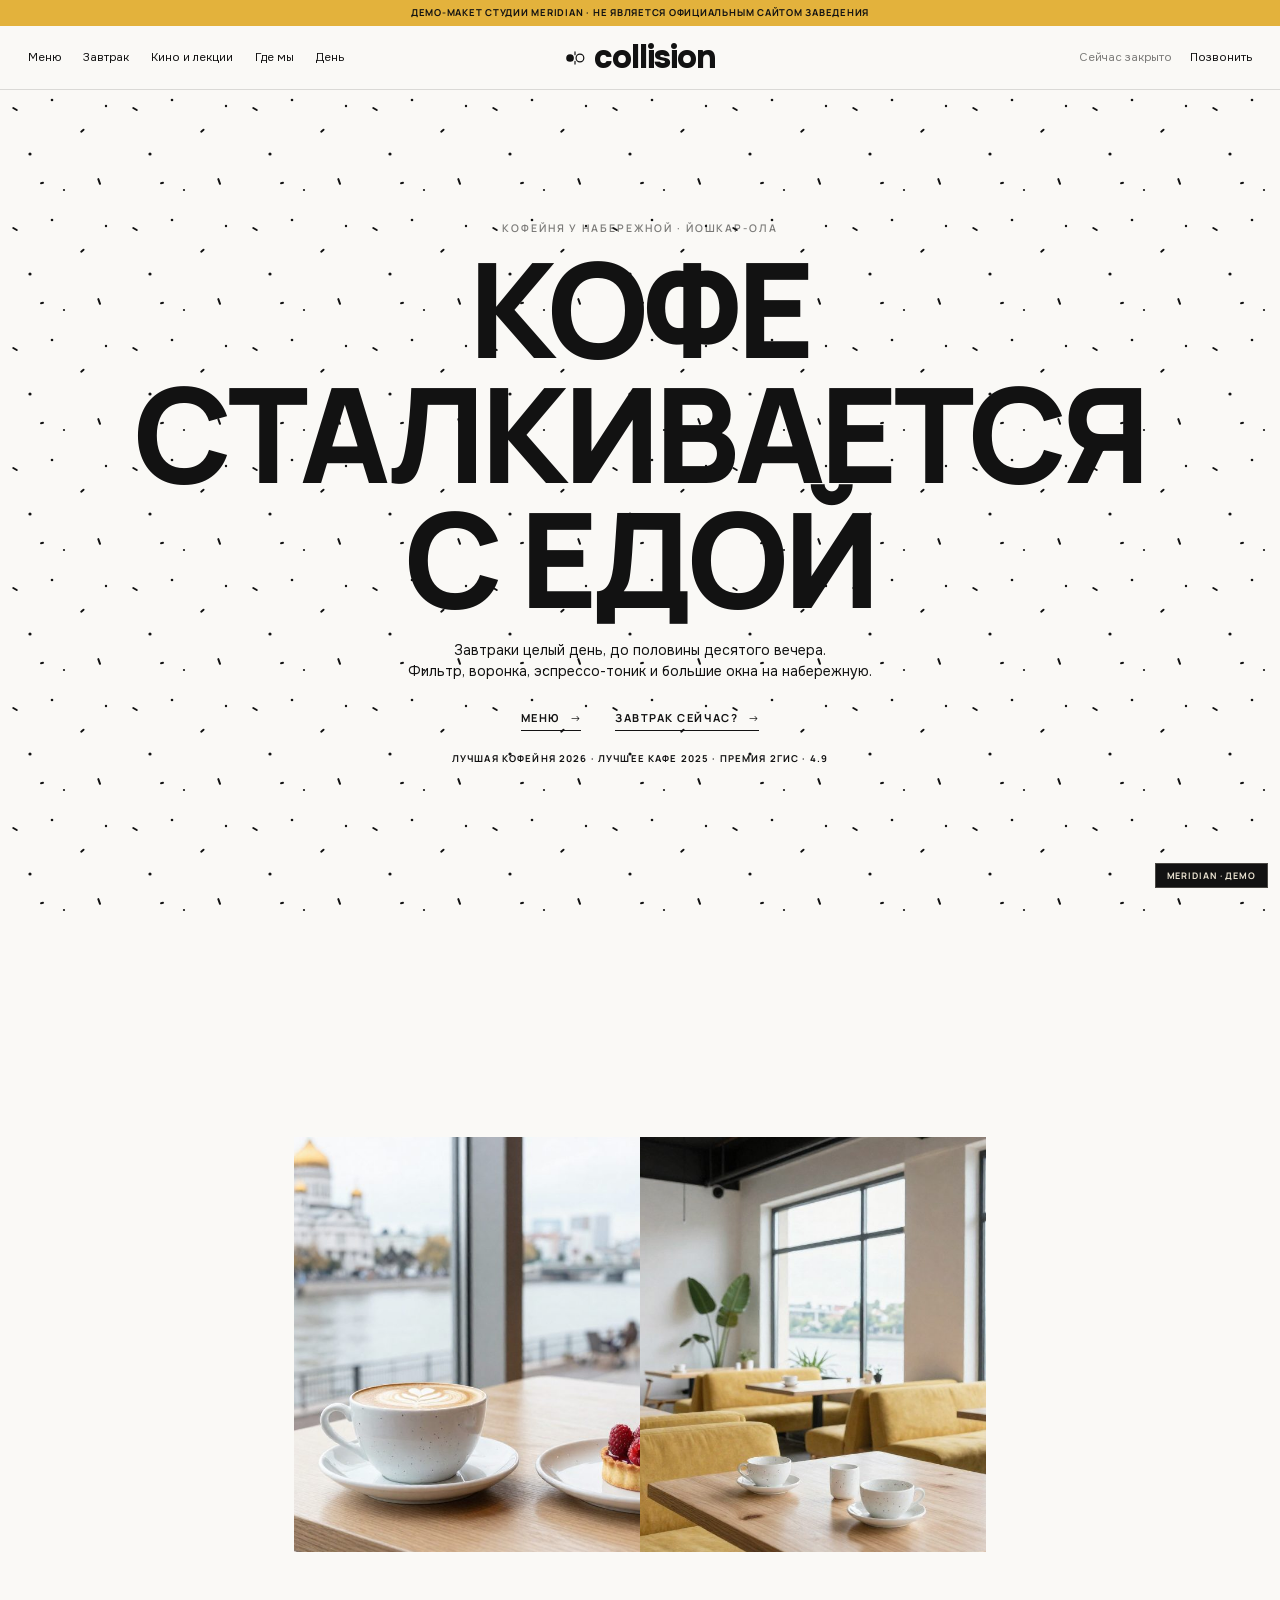
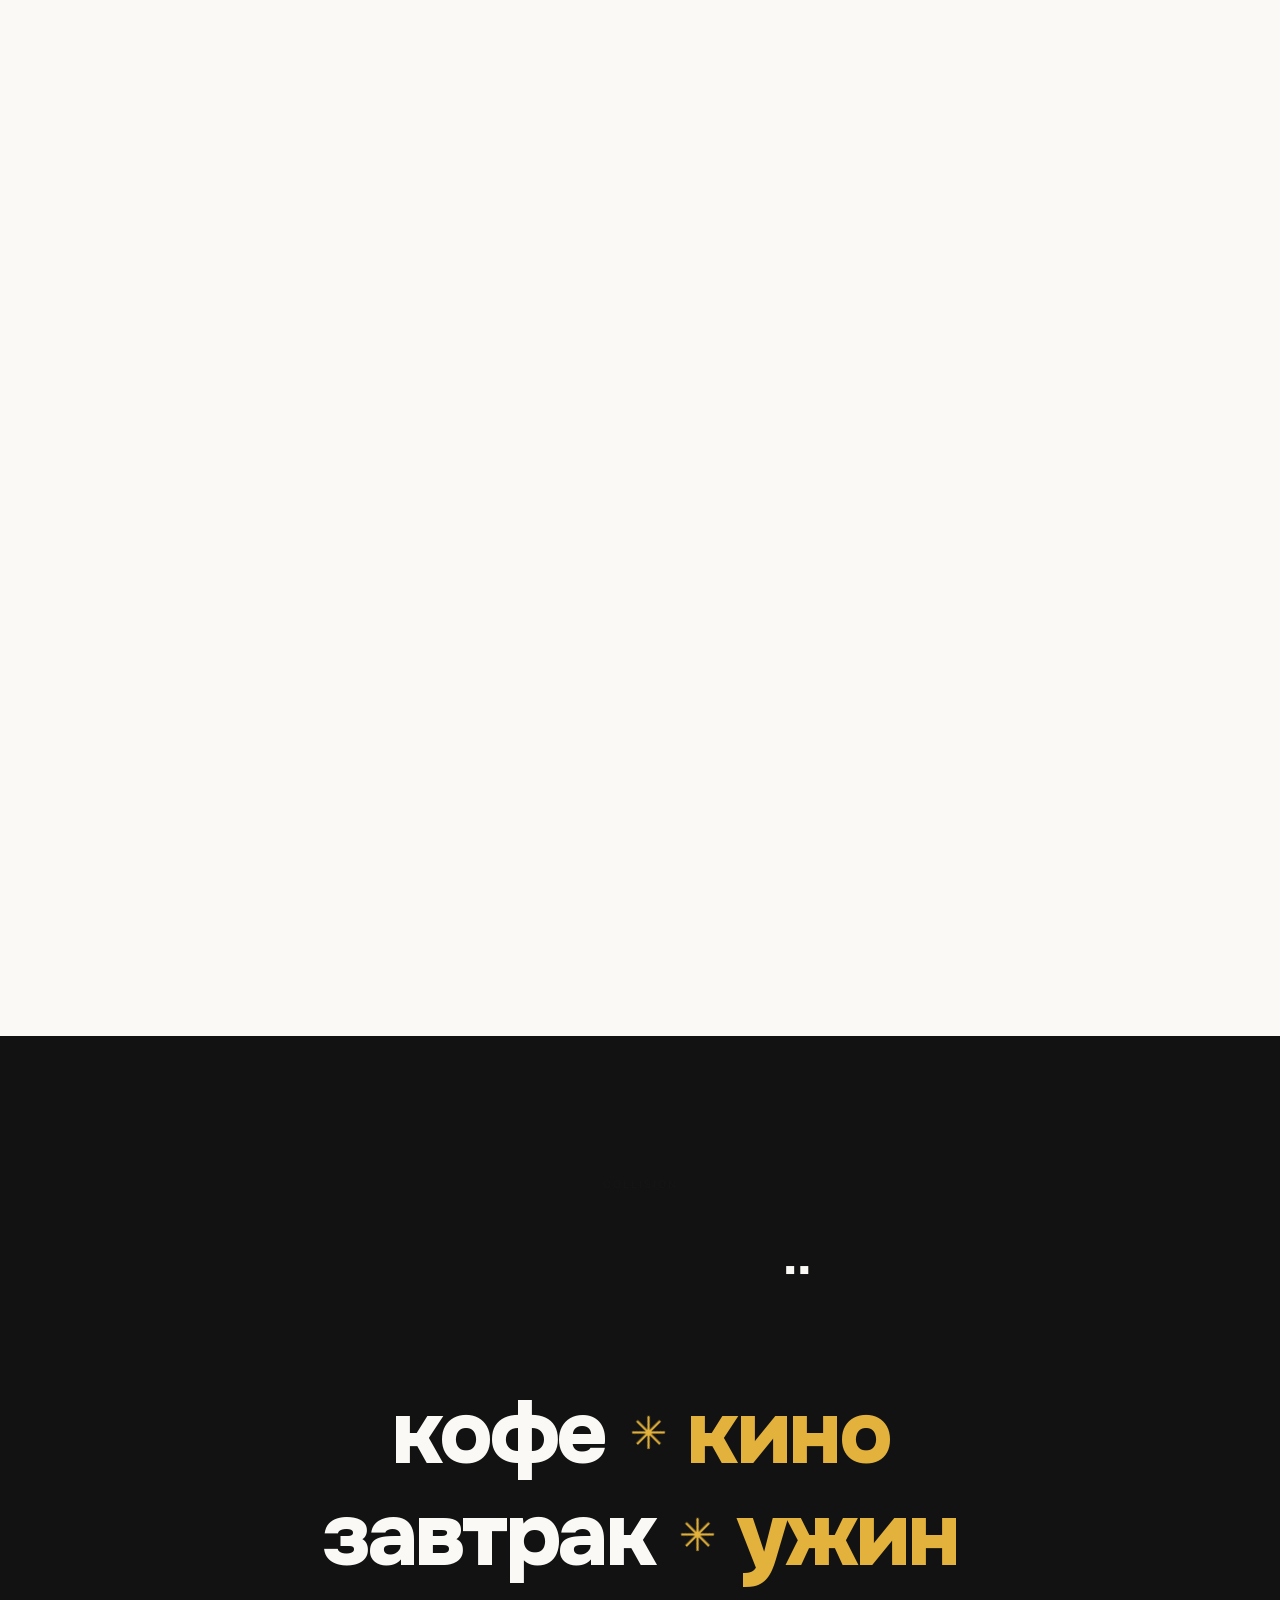
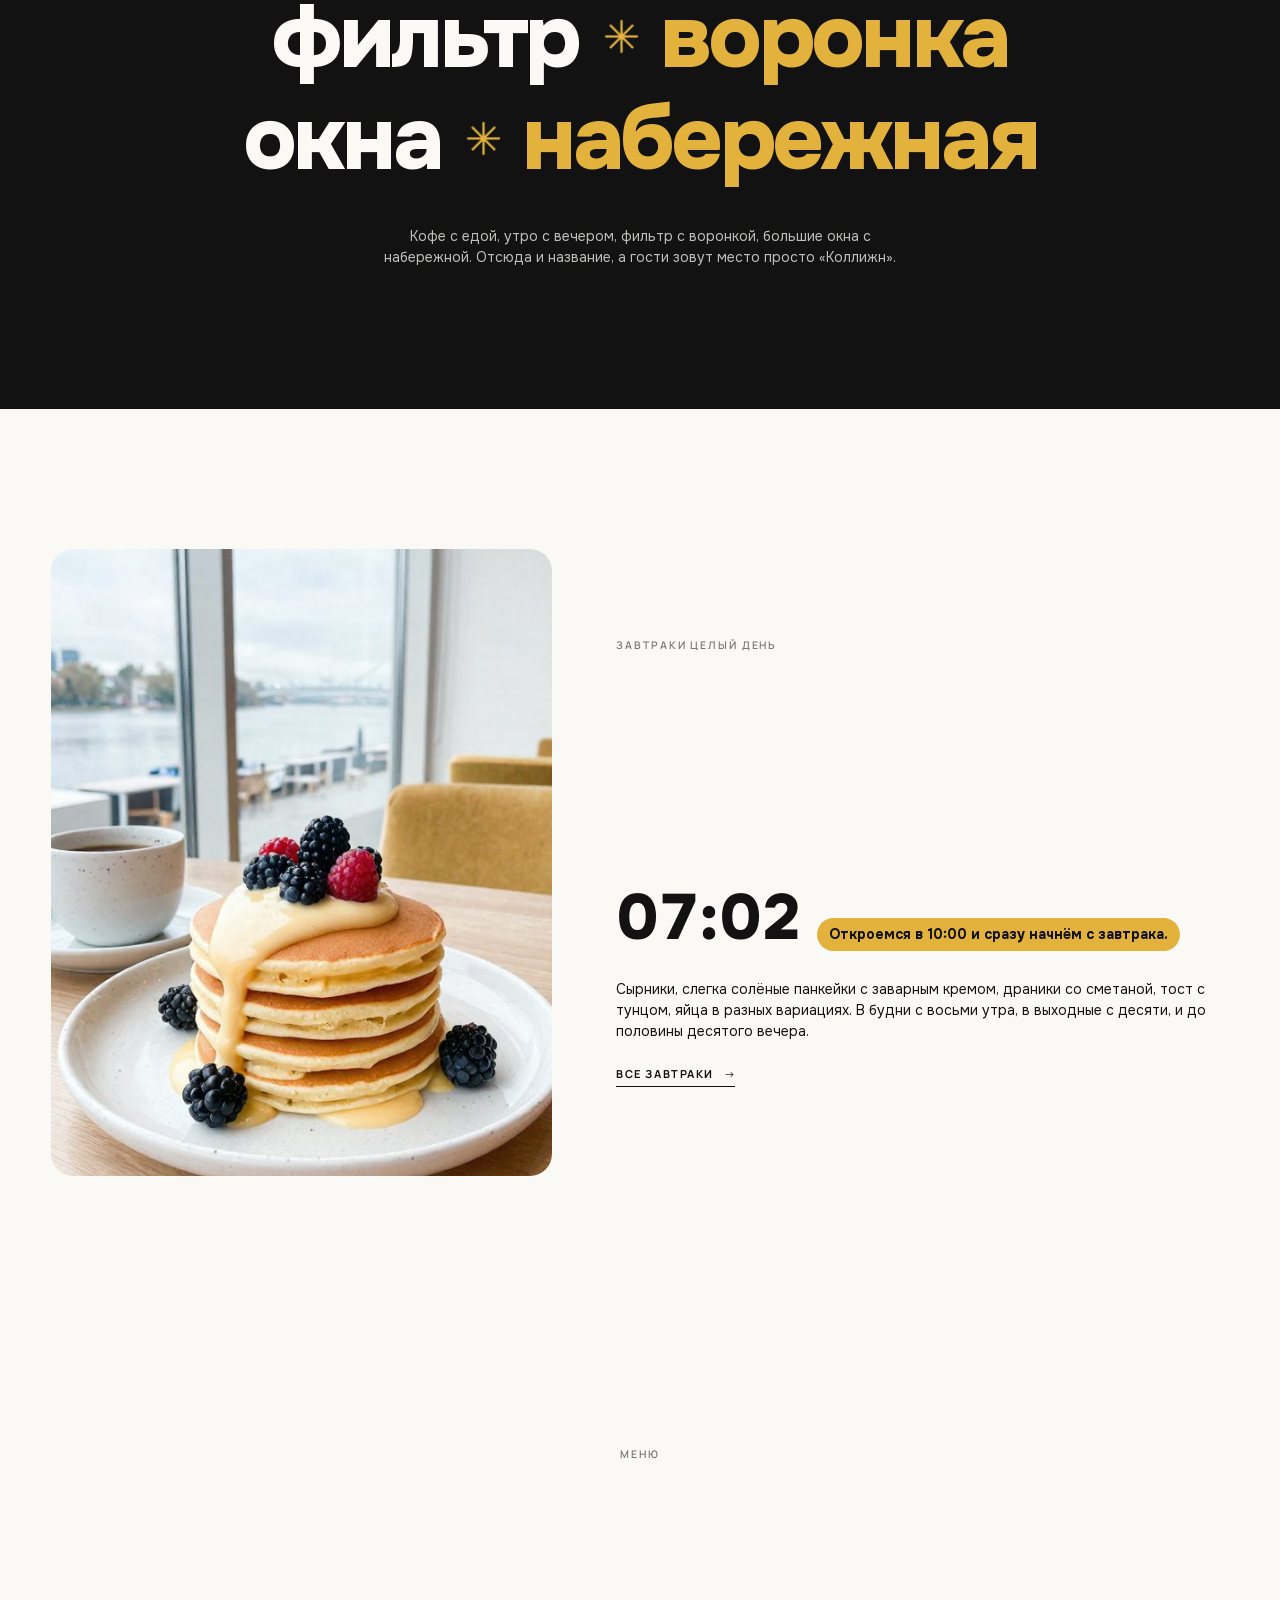
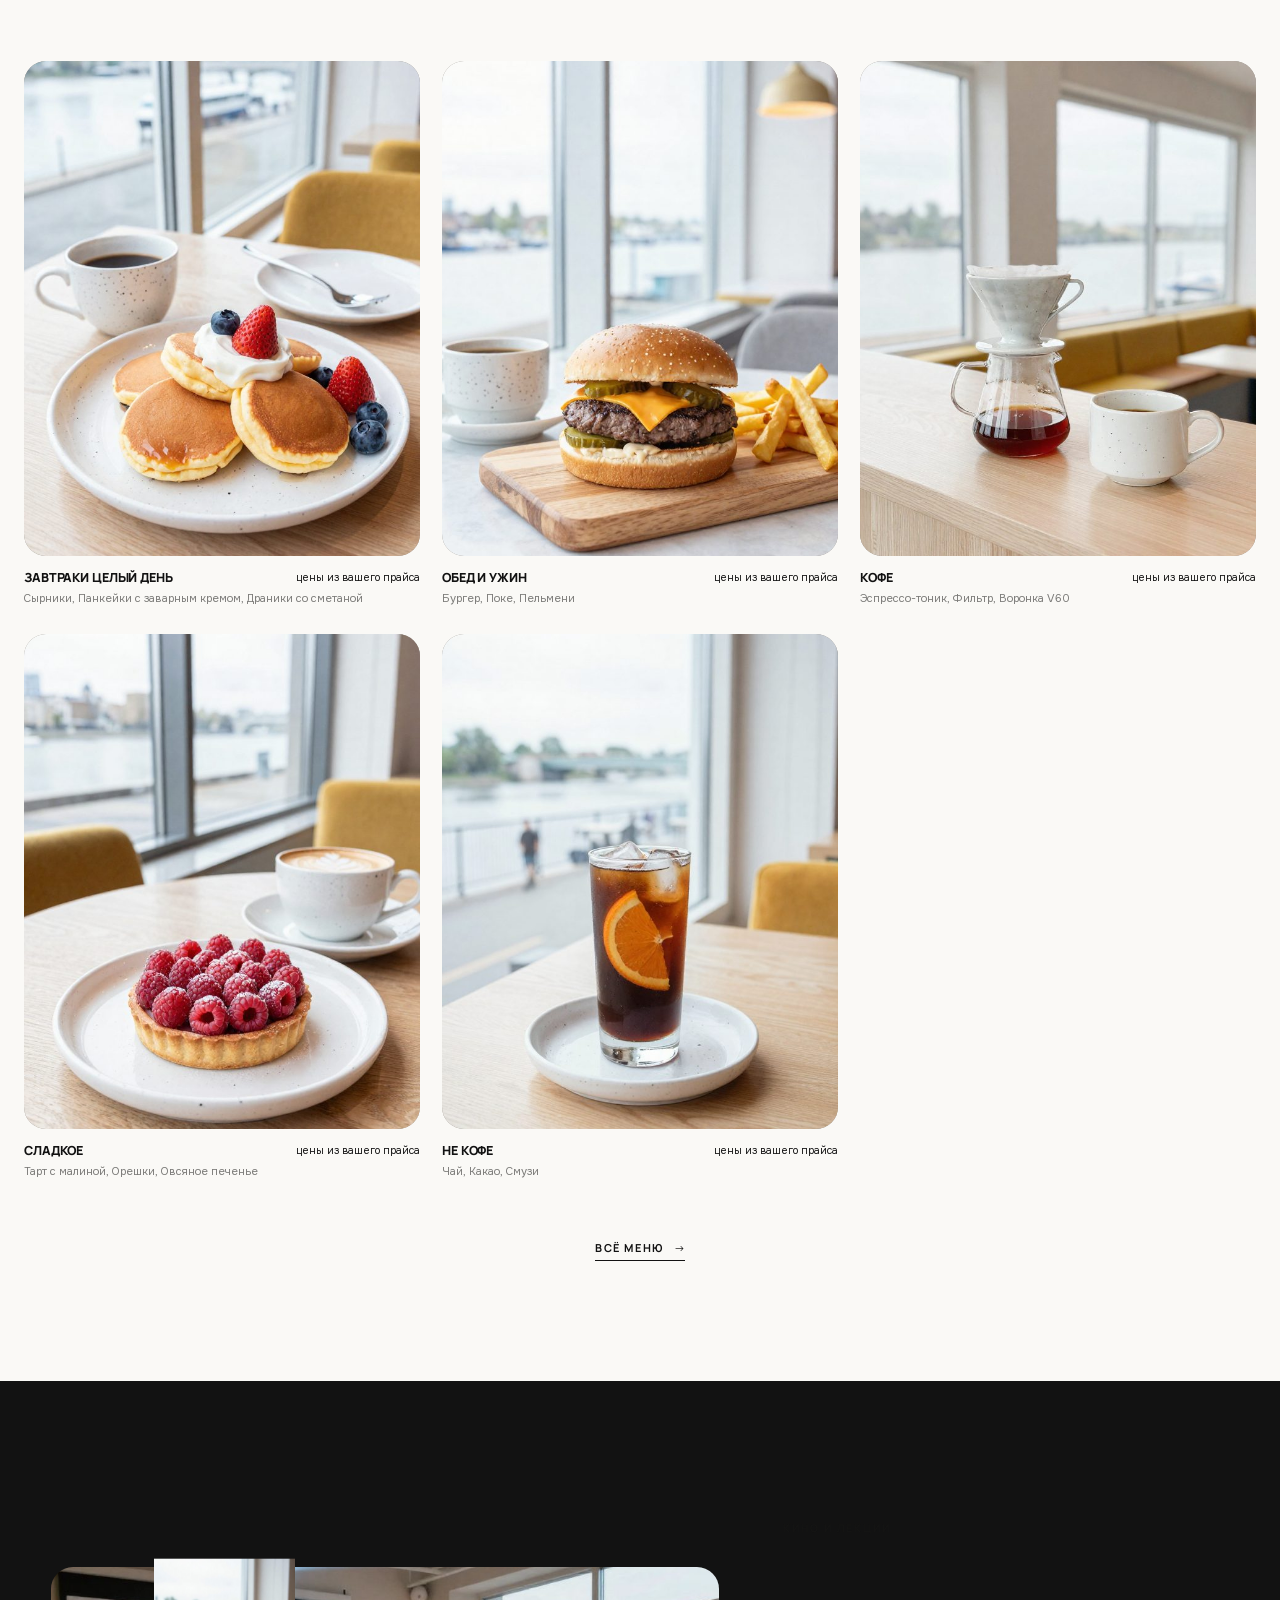
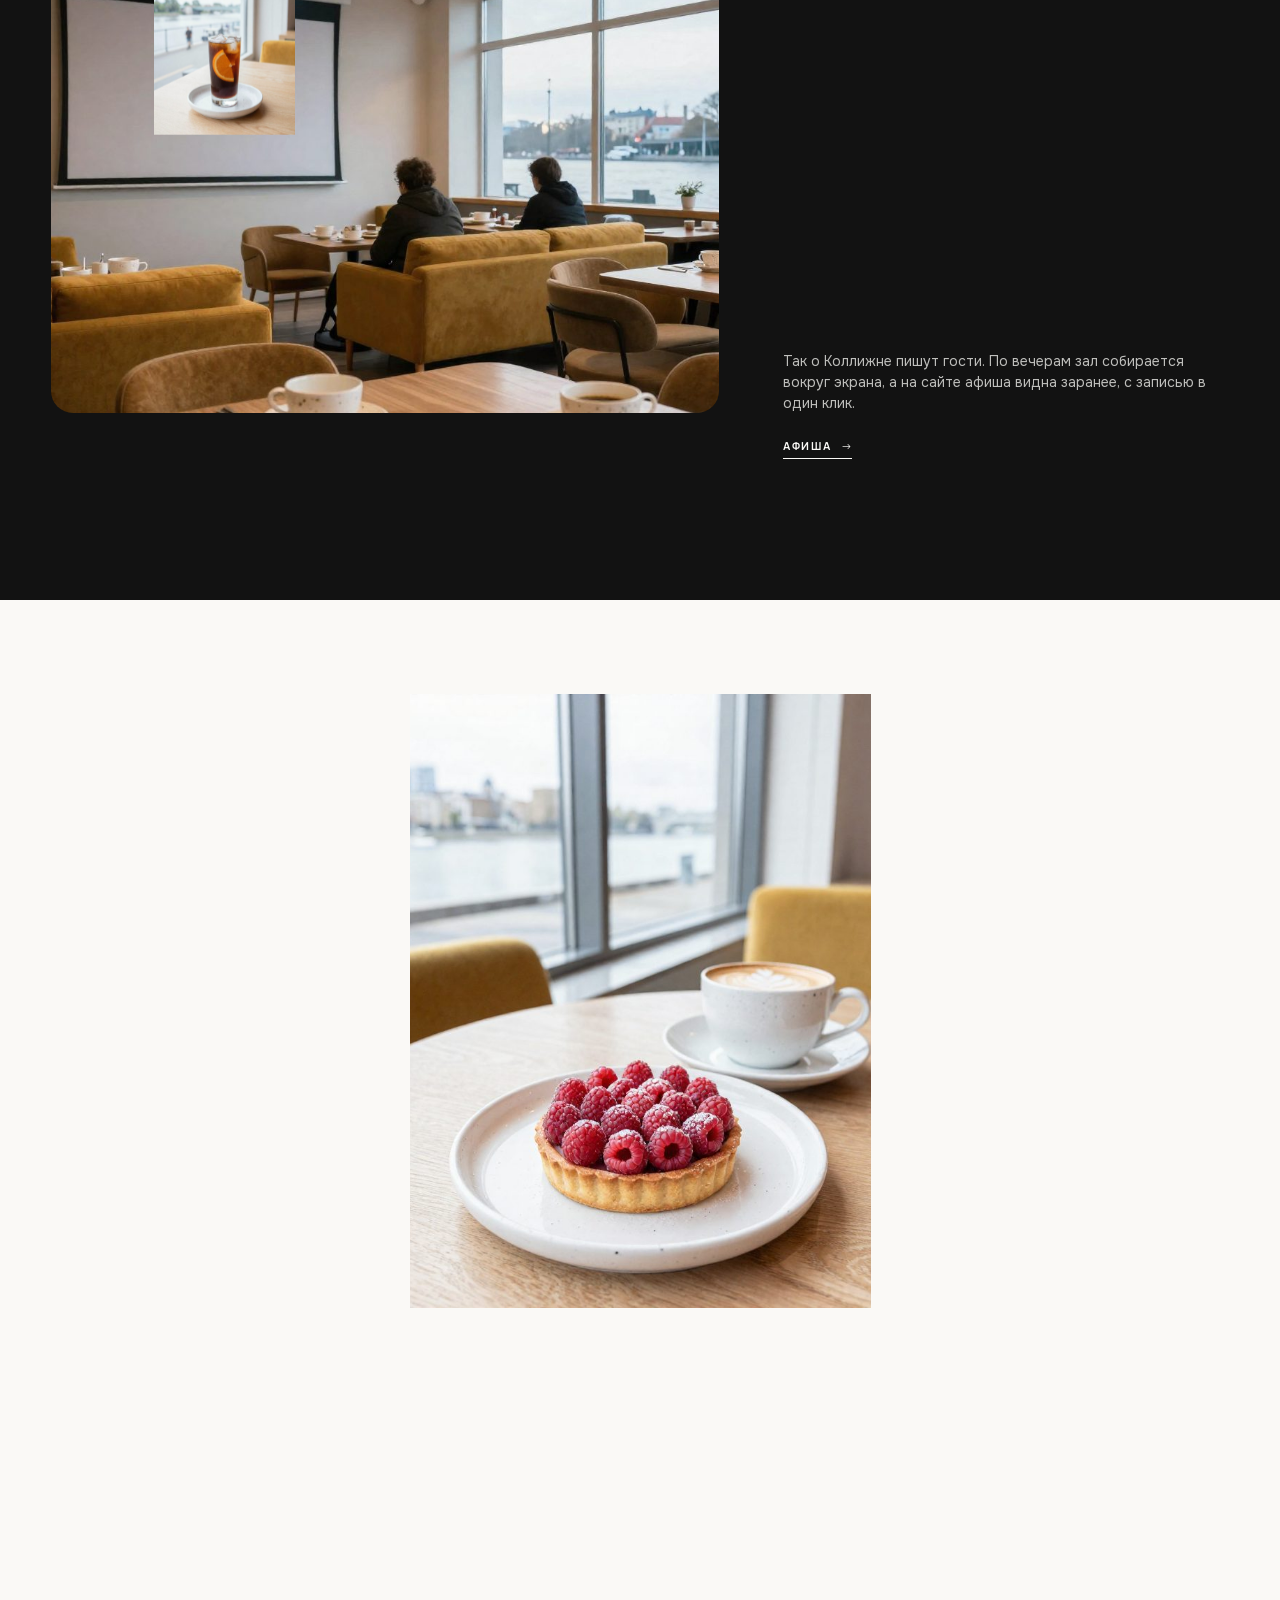
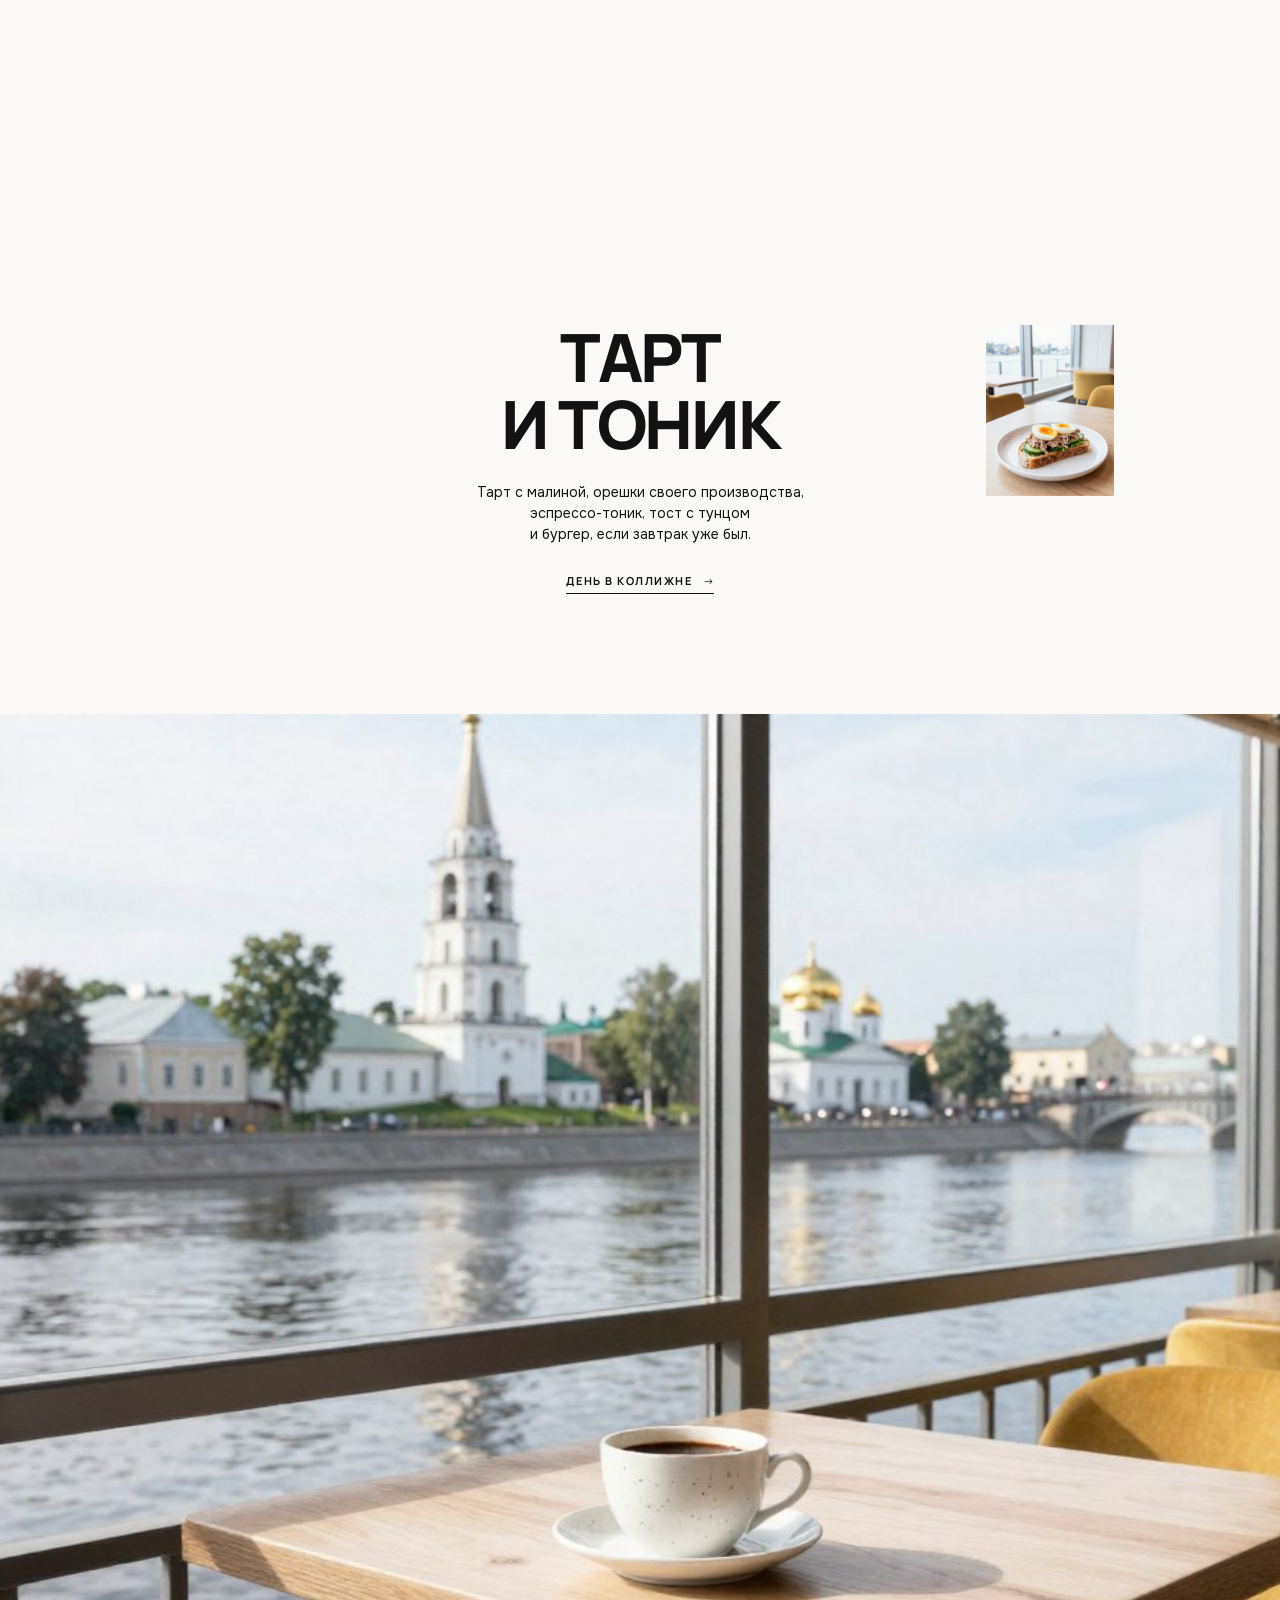
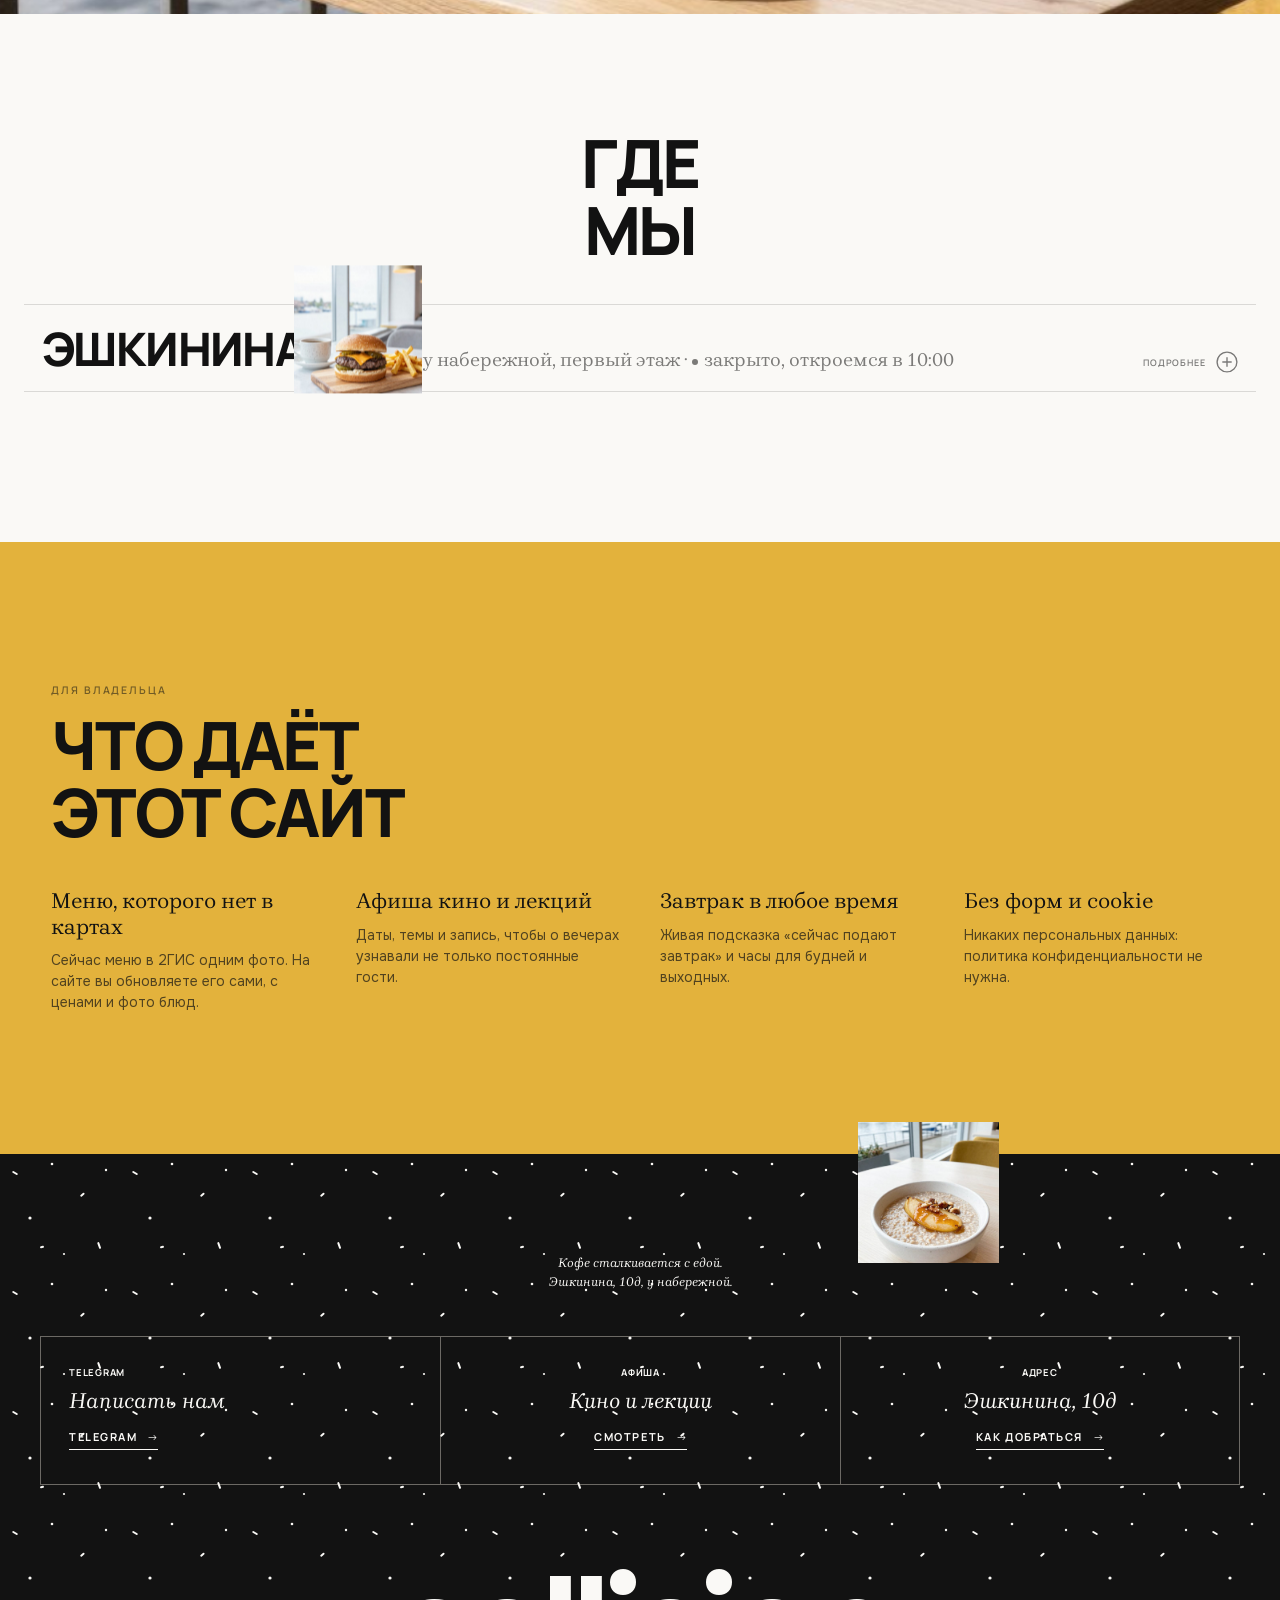
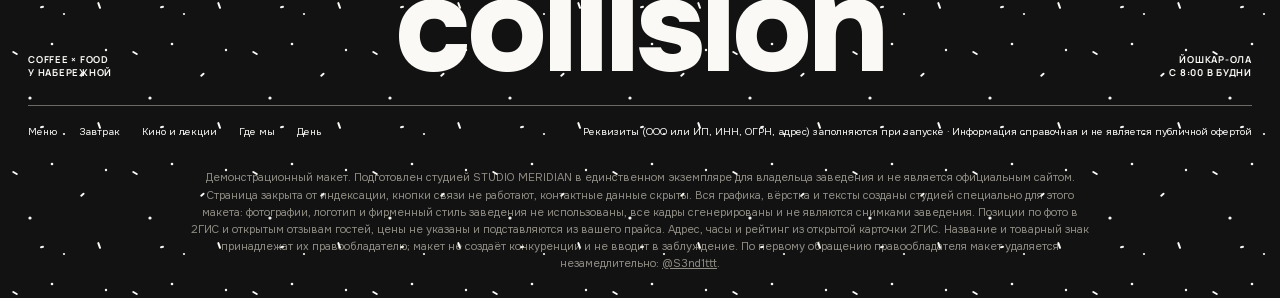
<file: index.html>
<!DOCTYPE html>
<html lang="ru" data-v="1" data-base="" class="nojs" data-tone="p">
<head>
<meta charset="UTF-8">
<meta name="viewport" content="width=device-width, initial-scale=1, viewport-fit=cover">
<meta name="robots" content="noindex, nofollow">
<title>Демо-макет сайта · STUDIO MERIDIAN</title>
<meta name="description" content="Демо-макет сайта для кофейни Collision coffee food в Йошкар-Оле: завтраки целый день, кино и лекции, кофе у набережной.">
<meta name="theme-color" content="#121212">
<meta property="og:type" content="website">
<meta property="og:title" content="Демо-макет сайта · STUDIO MERIDIAN">
<meta property="og:description" content="Демо-макет сайта для кофейни Collision coffee food в Йошкар-Оле: завтраки целый день, кино и лекции, кофе у набережной.">
<meta property="og:url" content="https://collision.meridianstud.ru/">
<meta property="og:image" content="https://collision.meridianstud.ru/img/og.jpg?v=1">
<link rel="icon" href="data:image/svg+xml,%3Csvg xmlns='http://www.w3.org/2000/svg' viewBox='0 0 40 40'%3E%3Crect width='40' height='40' rx='8' fill='%23E3B23C'/%3E%3Ccircle cx='13' cy='20' r='7' fill='%23121212'/%3E%3Ccircle cx='27' cy='20' r='7' fill='none' stroke='%23121212' stroke-width='2.4'/%3E%3C/svg%3E">
<link rel="preload" href="fonts/onest-cyrillic.woff2" as="font" type="font/woff2" crossorigin>
<link rel="preload" href="fonts/manrope.woff2" as="font" type="font/woff2" crossorigin>
<link rel="stylesheet" href="skin.css?v=3e9a153c">
<link rel="stylesheet" href="venue.css?v=e9efbe05">
<noscript><style>.curtain{display:none}</style></noscript>
</head>
<body>
<p class="demo-strip">Демо-макет студии MERIDIAN · не является официальным сайтом заведения</p>
<div class="curtain" aria-hidden="true"><p class="wm"><span style="--i:0">c</span><span style="--i:1">o</span><span style="--i:2">l</span><span style="--i:3">l</span><span style="--i:4">i</span><span style="--i:5">s</span><span style="--i:6">i</span><span style="--i:7">o</span><span style="--i:8">n</span></p><div class="pic"><div class="pi"><img src="img/h-collision.jpg?v=1" alt="" decoding="async" width="1152" height="768"></div></div></div>
<div class="veil" aria-hidden="true"></div>
<header class="top">
  <nav class="nav" aria-label="Разделы"><a href="menu/">Меню</a><a href="#zavtrak">Завтрак</a><a href="#kino">Кино и лекции</a><a href="gde/">Где мы</a><a href="den/">День</a></nav>
  <button class="burger" type="button" aria-expanded="false" aria-controls="menu">Меню</button>
  <a class="logo" href="" aria-label="Collision, на главную"><svg class="lamp" viewBox="0 0 40 40" aria-hidden="true"><circle cx="11" cy="20" r="7" fill="currentColor"/><circle cx="29" cy="20" r="7" fill="none" stroke="currentColor" stroke-width="2.2"/><path d="M20 9v5M20 26v5" stroke="currentColor" stroke-width="2.2" stroke-linecap="round"/></svg><span>collision</span></a>
  <div class="right"><span class="now" data-now></span><button type="button" data-hint="Телефон скрыт в демо. В рабочей версии кнопка сразу набирает номер.">Позвонить</button></div>
</header>
<div class="menu" id="menu" hidden><nav aria-label="Меню"><a href="menu/">Меню</a><a href="#zavtrak">Завтрак</a><a href="#kino">Кино и лекции</a><a href="gde/">Где мы</a><a href="den/">День</a></nav></div>
<main>

  <section class="hero" data-bg="p">
    <p class="kick">Кофейня у набережной · Йошкар-Ола</p>
    <h1 class="cap xxl rv"><span class="ln"><span>Кофе</span></span><span class="ln"><span>сталкивается</span></span><span class="ln"><span>с едой</span></span></h1>
    <p class="lead rv-f">Завтраки целый день, до половины десятого вечера.<br>Фильтр, воронка, эспрессо-тоник и большие окна на набережную.</p>
    <div class="hbtns rv-f"><a class="btn" href="menu/">Меню</a><a class="btn ghost" href="#zavtrak">Завтрак сейчас?</a></div>
    <p class="award rv-f">Лучшая кофейня 2026 · Лучшее кафе 2025 · Премия 2ГИС · 4.9</p>
  </section>
  <section class="duo" data-bg="p" aria-label="Кофейня">
    <div class="stick"><div class="pair"><figure class="px"><img src="img/h-collision.jpg?v=1" alt="Капучино и тарт с малиной у окна на набережную" decoding="async" width="1152" height="768"></figure><figure class="px"><img src="img/c-hall.jpg?v=1" alt="Светлый зал с горчичными диванами" decoding="async" width="1152" height="768"></figure></div></div>
  </section>
  <section class="coll" data-bg="g">
    <p class="kick">Collision</p>
    <h2 class="cap l rv"><span class="ln"><span>Здесь всё</span></span><span class="ln"><span>сталкивается</span></span></h2>
    <div class="pairs"><p class="pr2"><span class="a">кофе</span><i>✳</i><span class="b">кино</span></p><p class="pr2"><span class="a">завтрак</span><i>✳</i><span class="b">ужин</span></p><p class="pr2"><span class="a">фильтр</span><i>✳</i><span class="b">воронка</span></p><p class="pr2"><span class="a">окна</span><i>✳</i><span class="b">набережная</span></p></div>
    <p class="lead">Кофе с едой, утро с вечером, фильтр с воронкой, большие окна с набережной. Отсюда и название, а гости зовут место просто «Коллижн».</p>
  </section>
  <section class="brk" data-bg="p" id="zavtrak">
    <figure class="px"><img src="img/c-pancakes.jpg?v=1" alt="Панкейки с заварным кремом и ягодами" loading="lazy" decoding="async" width="704" height="880"></figure>
    <div>
      <p class="kick">Завтраки целый день</p>
      <h2 class="cap l rv"><span class="ln"><span>Завтрак</span></span><span class="ln"><span>в девять вечера?</span></span><span class="ln"><span>Можно.</span></span></h2>
      <p class="bnow"><b data-bclock>08:00</b><span data-bsay>Завтраки подаём с 8:00 до 21:30.</span></p>
      <p class="lead">Сырники, слегка солёные панкейки с заварным кремом, драники со сметаной, тост с тунцом, яйца в разных вариациях. В будни с восьми утра, в выходные с десяти, и до половины десятого вечера.</p>
      <a class="btn" href="menu/#zavtraki">Все завтраки</a>
    </div>
  </section>
  <section class="ranges" data-bg="p">
    <p class="kick">Меню</p>
    <h2 class="cap l rv"><span class="ln"><span>Coffee</span></span><span class="ln"><span>× food</span></span></h2>
    <div class="grid"><a class="card" href="menu/#zavtraki"><span class="ph sd"><img src="img/c-syrniki.jpg?v=1" alt="Завтраки целый день" loading="lazy" decoding="async" width="704" height="880"></span><span class="meta"><b>Завтраки целый день</b><span class="pr">цены из вашего прайса</span><small>Сырники, Панкейки с заварным кремом, Драники со сметаной</small></span></a><a class="card" href="menu/#eda"><span class="ph sd"><img src="img/c-burger.jpg?v=1" alt="Обед и ужин" loading="lazy" decoding="async" width="704" height="880"></span><span class="meta"><b>Обед и ужин</b><span class="pr">цены из вашего прайса</span><small>Бургер, Поке, Пельмени</small></span></a><a class="card" href="menu/#kofe"><span class="ph sd"><img src="img/c-filter.jpg?v=1" alt="Кофе" loading="lazy" decoding="async" width="704" height="880"></span><span class="meta"><b>Кофе</b><span class="pr">цены из вашего прайса</span><small>Эспрессо-тоник, Фильтр, Воронка V60</small></span></a><a class="card" href="menu/#sladkoe"><span class="ph sd"><img src="img/c-tart.jpg?v=1" alt="Сладкое" loading="lazy" decoding="async" width="704" height="880"></span><span class="meta"><b>Сладкое</b><span class="pr">цены из вашего прайса</span><small>Тарт с малиной, Орешки, Овсяное печенье</small></span></a><a class="card" href="menu/#nekofe"><span class="ph sd"><img src="img/c-tonic.jpg?v=1" alt="Не кофе" loading="lazy" decoding="async" width="704" height="880"></span><span class="meta"><b>Не кофе</b><span class="pr">цены из вашего прайса</span><small>Чай, Какао, Смузи</small></span></a></div>
    <a class="btn" href="menu/">Всё меню</a>
  </section>
  <section class="kino" data-bg="g" id="kino">
    <figure class="px"><img src="img/c-cinema.jpg?v=1" alt="Зал кофейни, подготовленный к кинопоказу" loading="lazy" decoding="async" width="1152" height="768"></figure>
    <div class="kt">
      <p class="kick">Кино и лекции</p>
      <h2 class="cap l rv"><span class="ln"><span>Попить кофе,</span></span><span class="ln"><span>посмотреть кино,</span></span><span class="ln"><span>услышать лекцию</span></span></h2>
      <p class="lead">Так о Коллижне пишут гости. По вечерам зал собирается вокруг экрана, а на сайте афиша видна заранее, с записью в один клик.</p>
      <button class="btn" type="button" data-hint="В рабочей версии здесь афиша кинопоказов и лекций с записью.">Афиша</button>
    </div>
  </section>
  <section class="collage" data-bg="l">
    <div class="fl"><figure class="c0" data-s="0"><img src="img/c-tart.jpg?v=1" alt="Тарт с малиной" loading="lazy" decoding="async" width="704" height="880"></figure><figure class="c1" data-s="-.35"><img src="img/c-tonic.jpg?v=1" alt="" loading="lazy" decoding="async" width="704" height="880"></figure><figure class="c2" data-s=".45"><img src="img/c-tuna.jpg?v=1" alt="" loading="lazy" decoding="async" width="704" height="880"></figure><figure class="c3" data-s=".75"><img src="img/c-burger.jpg?v=1" alt="" loading="lazy" decoding="async" width="704" height="880"></figure><figure class="c4" data-s="1.05"><img src="img/c-oatmeal.jpg?v=1" alt="" loading="lazy" decoding="async" width="704" height="880"></figure><figure class="c5" data-s=".6"><img src="img/c-cookie.jpg?v=1" alt="" loading="lazy" decoding="async" width="704" height="880"></figure></div>
    <div class="say">
      <h2 class="cap l rv"><span class="ln"><span>Тарт</span></span><span class="ln"><span>и тоник</span></span></h2>
      <p class="lead">Тарт с малиной, орешки своего производства,<br>эспрессо-тоник, тост с тунцом<br>и бургер, если завтрак уже был.</p>
      <a class="btn" href="den/">День в Коллижне</a>
    </div>
  </section>
  <section class="roast" data-bg="l" aria-label="Набережная Йошкар-Олы с колокольней и золотыми куполами">
    <div class="wide"><img src="img/c-embankment.jpg?v=1" alt="Набережная Йошкар-Олы с колокольней и золотыми куполами" loading="lazy" decoding="async" width="1152" height="768"></div>
  </section>
  <section class="stores" data-bg="p">
    <h2 class="cap l rv"><span class="ln"><span>Где</span></span><span class="ln"><span>мы</span></span></h2>
    <div class="rows">
      <div class="ex">
        <button class="row" type="button" aria-expanded="false" aria-controls="st0"><b>Эшкинина, 10д</b><span class="ad">у набережной, первый этаж · <span class="st" data-open="8" data-close="22" data-open-we="10" data-close-we="22"></span></span><span class="more">подробнее <svg viewBox="0 0 16 16" aria-hidden="true"><circle cx="8" cy="8" r="7.2" fill="none" stroke="currentColor"/><path d="M8 4.6v6.8M4.6 8h6.8" stroke="currentColor"/></svg></span></button>
        <div class="exb" id="st0"><div class="exi">
          <div class="drag" data-drag><figure><img src="img/c-hall.jpg?v=1" alt="" loading="lazy" decoding="async" width="1152" height="768"></figure><figure><img src="img/h-collision.jpg?v=1" alt="" loading="lazy" decoding="async" width="1152" height="768"></figure><figure><img src="img/c-embankment.jpg?v=1" alt="" loading="lazy" decoding="async" width="1152" height="768"></figure>
            <div class="info"><p class="it">Светлый зал с большими окнами, горчичные диваны и выход на набережную. До 26 гостей, летом столики на улице.</p><p class="k">пн‑пт с 8:00 до 22:00 · сб и вс с 10:00 до 22:00 · 4.9 в 2ГИС, 281 оценка</p><a class="btn" href="gde/#eshkinina">Как добраться</a></div>
          </div>
        </div></div>
      </div></div>
  </section>
  <section class="gives" data-bg="k">
    <p class="kick">Для владельца</p>
    <h2 class="cap l rv"><span class="ln"><span>Что даёт</span></span><span class="ln"><span>этот сайт</span></span></h2>
    <div class="gv"><div><b>Меню, которого нет в картах</b><p>Сейчас меню в 2ГИС одним фото. На сайте вы обновляете его сами, с ценами и фото блюд.</p></div><div><b>Афиша кино и лекций</b><p>Даты, темы и запись, чтобы о вечерах узнавали не только постоянные гости.</p></div><div><b>Завтрак в любое время</b><p>Живая подсказка «сейчас подают завтрак» и часы для будней и выходных.</p></div><div><b>Без форм и cookie</b><p>Никаких персональных данных: политика конфиденциальности не нужна.</p></div></div>
  </section>
</main>
<footer class="foot" data-bg="g">
  <p class="quote">Кофе сталкивается с едой.<br>Эшкинина, 10д, у набережной.</p>
  <div class="boxes"><div class="box"><p class="k">Telegram</p><p class="it">Написать нам</p><button class="btn" type="button" data-hint="В рабочей версии здесь ваш Telegram.">Telegram</button></div><div class="box"><p class="k">Афиша</p><p class="it">Кино и лекции</p><button class="btn" type="button" data-hint="В рабочей версии здесь афиша вечеров.">Смотреть</button></div><div class="box"><p class="k">Адрес</p><p class="it">Эшкинина, 10д</p><a class="btn" href="gde/">Как добраться</a></div></div>
  <div class="sig"><p class="k">Coffee × food<br>у набережной</p><p class="wm" aria-hidden="true">collision</p><p class="k r">Йошкар-Ола<br>с 8:00 в будни</p></div>
  <div class="fine">
    <span><a href="menu/">Меню</a><a href="#zavtrak">Завтрак</a><a href="#kino">Кино и лекции</a><a href="gde/">Где мы</a><a href="den/">День</a></span>
    <span>Реквизиты (ООО или ИП, ИНН, ОГРН, адрес) заполняются при запуске · Информация справочная и не является публичной офертой</span>
  </div>
  <p class="note">Демонстрационный макет. Подготовлен студией STUDIO MERIDIAN в единственном экземпляре для владельца заведения и не является официальным сайтом. Страница закрыта от индексации, кнопки связи не работают, контактные данные скрыты. Вся графика, вёрстка и тексты созданы студией специально для этого макета: фотографии, логотип и фирменный стиль заведения не использованы, все кадры сгенерированы и не являются снимками заведения. Позиции по фото в 2ГИС и открытым отзывам гостей, цены не указаны и подставляются из вашего прайса. Адрес, часы и рейтинг из открытой карточки 2ГИС. Название и товарный знак принадлежат их правообладателю; макет не создаёт конкуренции и не вводит в заблуждение. По первому обращению правообладателя макет удаляется незамедлительно: <a href="https://t.me/S3nd1ttt" target="_blank" rel="noopener">@S3nd1ttt</a>.</p>
</footer>
<div class="toast" role="status" aria-live="polite" hidden></div>
<a class="mer-badge" href="https://t.me/S3nd1ttt" target="_blank" rel="noopener">MERIDIAN · Демо</a>
<script src="skin.js?v=77db7cbb"></script>
<script src="venue.js?v=d53e0fd4"></script>
</body>
</html>
</file>
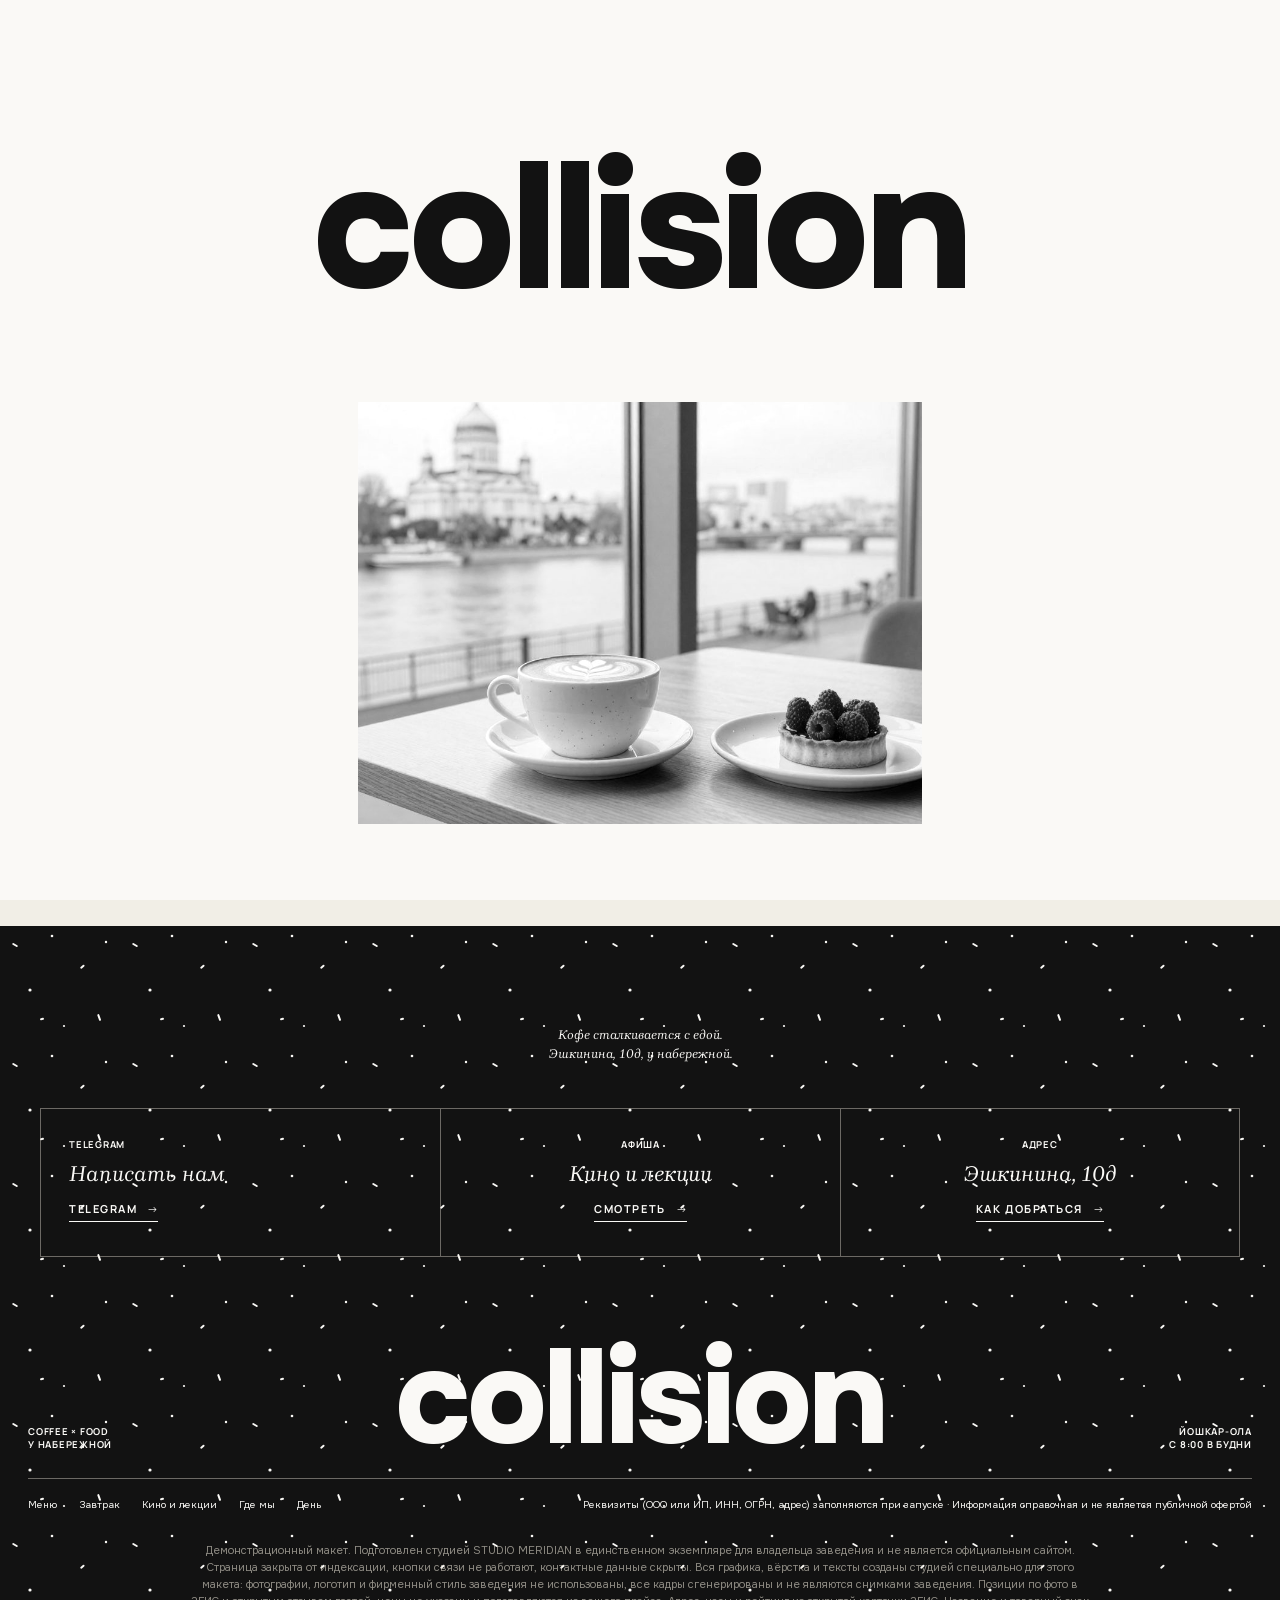
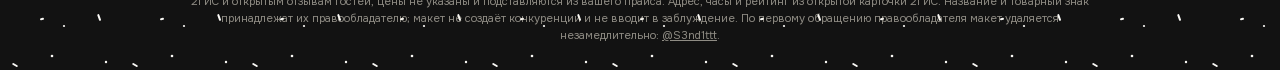
<file: 404/index.html>
<!DOCTYPE html>
<html lang="ru" data-v="1" data-base="../" class="nojs" data-tone="l">
<head>
<meta charset="UTF-8">
<meta name="viewport" content="width=device-width, initial-scale=1, viewport-fit=cover">
<meta name="robots" content="noindex, nofollow">
<title>Страница не найдена · Демо-макет сайта · STUDIO MERIDIAN</title>
<meta name="description" content="Такой страницы нет.">
<meta name="theme-color" content="#121212">
<meta property="og:type" content="website">
<meta property="og:title" content="Демо-макет сайта · STUDIO MERIDIAN">
<meta property="og:description" content="Такой страницы нет.">
<meta property="og:url" content="https://collision.meridianstud.ru/404/">
<meta property="og:image" content="https://collision.meridianstud.ru/img/og.jpg?v=1">
<link rel="icon" href="data:image/svg+xml,%3Csvg xmlns='http://www.w3.org/2000/svg' viewBox='0 0 40 40'%3E%3Crect width='40' height='40' rx='8' fill='%23E3B23C'/%3E%3Ccircle cx='13' cy='20' r='7' fill='%23121212'/%3E%3Ccircle cx='27' cy='20' r='7' fill='none' stroke='%23121212' stroke-width='2.4'/%3E%3C/svg%3E">
<link rel="preload" href="../fonts/onest-cyrillic.woff2" as="font" type="font/woff2" crossorigin>
<link rel="preload" href="../fonts/manrope.woff2" as="font" type="font/woff2" crossorigin>
<link rel="stylesheet" href="../skin.css?v=3e9a153c">
<link rel="stylesheet" href="../venue.css?v=e9efbe05">
<noscript><style>.curtain{display:none}</style></noscript>
</head>
<body>
<p class="demo-strip">Демо-макет студии MERIDIAN · не является официальным сайтом заведения</p>
<div class="curtain" aria-hidden="true"><p class="wm"><span style="--i:0">c</span><span style="--i:1">o</span><span style="--i:2">l</span><span style="--i:3">l</span><span style="--i:4">i</span><span style="--i:5">s</span><span style="--i:6">i</span><span style="--i:7">o</span><span style="--i:8">n</span></p><div class="pic"><div class="pi"><img src="../img/h-collision.jpg?v=1" alt="" decoding="async" width="1152" height="768"></div></div></div>
<div class="veil" aria-hidden="true"></div>
<header class="top">
  <nav class="nav" aria-label="Разделы"><a href="../menu/">Меню</a><a href="../#zavtrak">Завтрак</a><a href="../#kino">Кино и лекции</a><a href="../gde/">Где мы</a><a href="../den/">День</a></nav>
  <button class="burger" type="button" aria-expanded="false" aria-controls="menu">Меню</button>
  <a class="logo" href="../" aria-label="Collision, на главную"><svg class="lamp" viewBox="0 0 40 40" aria-hidden="true"><circle cx="11" cy="20" r="7" fill="currentColor"/><circle cx="29" cy="20" r="7" fill="none" stroke="currentColor" stroke-width="2.2"/><path d="M20 9v5M20 26v5" stroke="currentColor" stroke-width="2.2" stroke-linecap="round"/></svg><span>collision</span></a>
  <div class="right"><span class="now" data-now></span><button type="button" data-hint="Телефон скрыт в демо. В рабочей версии кнопка сразу набирает номер.">Позвонить</button></div>
</header>
<div class="menu" id="menu" hidden><nav aria-label="Меню"><a href="../menu/">Меню</a><a href="../#zavtrak">Завтрак</a><a href="../#kino">Кино и лекции</a><a href="../gde/">Где мы</a><a href="../den/">День</a></nav></div>
<main class="nf" data-bg="l">

  <h1 class="cap xxl rv"><span class="ln"><span>404</span></span><span class="ln"><span>Не найдено</span></span></h1>
  <p class="lead">Такой страницы нет. А завтрак, может быть, ещё подают.</p>
  <a class="btn dark" href="../">На главную</a>
</main>
<footer class="foot" data-bg="g">
  <p class="quote">Кофе сталкивается с едой.<br>Эшкинина, 10д, у набережной.</p>
  <div class="boxes"><div class="box"><p class="k">Telegram</p><p class="it">Написать нам</p><button class="btn" type="button" data-hint="В рабочей версии здесь ваш Telegram.">Telegram</button></div><div class="box"><p class="k">Афиша</p><p class="it">Кино и лекции</p><button class="btn" type="button" data-hint="В рабочей версии здесь афиша вечеров.">Смотреть</button></div><div class="box"><p class="k">Адрес</p><p class="it">Эшкинина, 10д</p><a class="btn" href="../gde/">Как добраться</a></div></div>
  <div class="sig"><p class="k">Coffee × food<br>у набережной</p><p class="wm" aria-hidden="true">collision</p><p class="k r">Йошкар-Ола<br>с 8:00 в будни</p></div>
  <div class="fine">
    <span><a href="../menu/">Меню</a><a href="../#zavtrak">Завтрак</a><a href="../#kino">Кино и лекции</a><a href="../gde/">Где мы</a><a href="../den/">День</a></span>
    <span>Реквизиты (ООО или ИП, ИНН, ОГРН, адрес) заполняются при запуске · Информация справочная и не является публичной офертой</span>
  </div>
  <p class="note">Демонстрационный макет. Подготовлен студией STUDIO MERIDIAN в единственном экземпляре для владельца заведения и не является официальным сайтом. Страница закрыта от индексации, кнопки связи не работают, контактные данные скрыты. Вся графика, вёрстка и тексты созданы студией специально для этого макета: фотографии, логотип и фирменный стиль заведения не использованы, все кадры сгенерированы и не являются снимками заведения. Позиции по фото в 2ГИС и открытым отзывам гостей, цены не указаны и подставляются из вашего прайса. Адрес, часы и рейтинг из открытой карточки 2ГИС. Название и товарный знак принадлежат их правообладателю; макет не создаёт конкуренции и не вводит в заблуждение. По первому обращению правообладателя макет удаляется незамедлительно: <a href="https://t.me/S3nd1ttt" target="_blank" rel="noopener">@S3nd1ttt</a>.</p>
</footer>
<div class="toast" role="status" aria-live="polite" hidden></div>
<a class="mer-badge" href="https://t.me/S3nd1ttt" target="_blank" rel="noopener">MERIDIAN · Демо</a>
<script src="../skin.js?v=77db7cbb"></script>
<script src="../venue.js?v=d53e0fd4"></script>
</body>
</html>
</file>
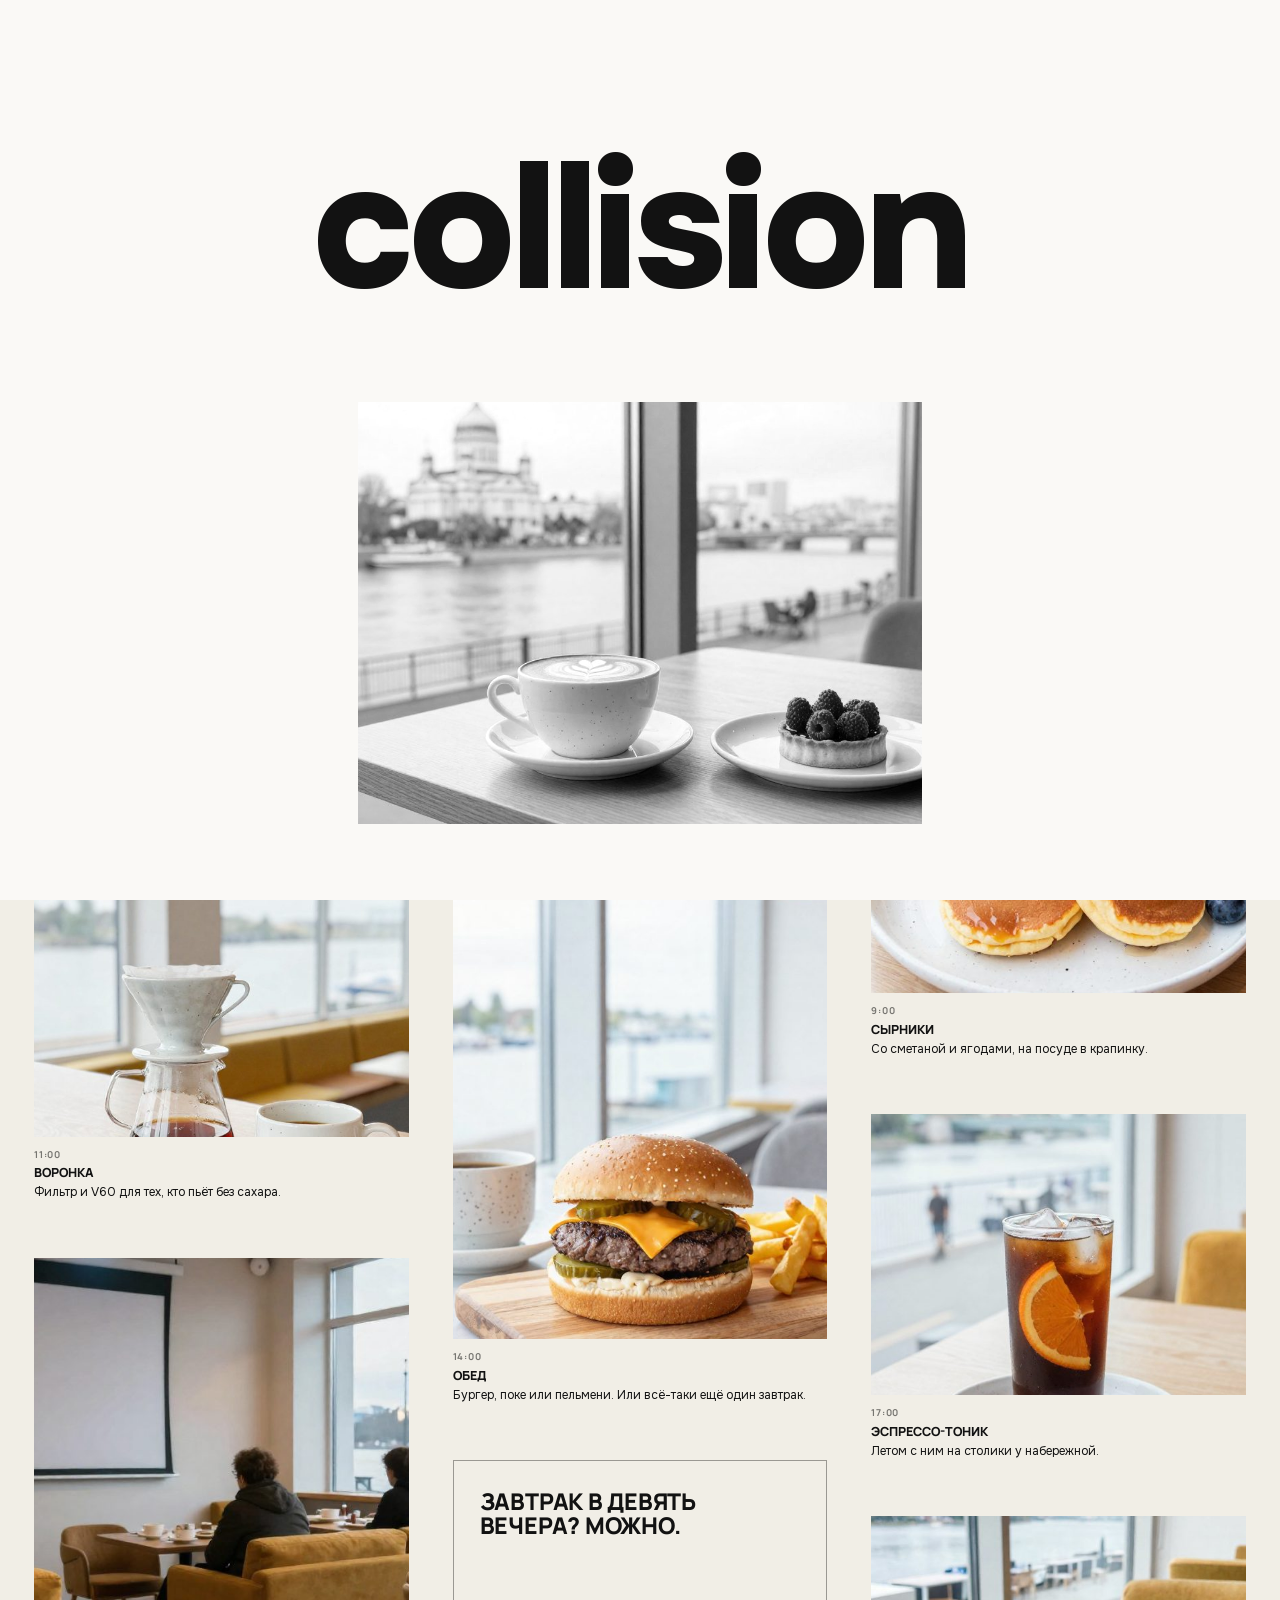
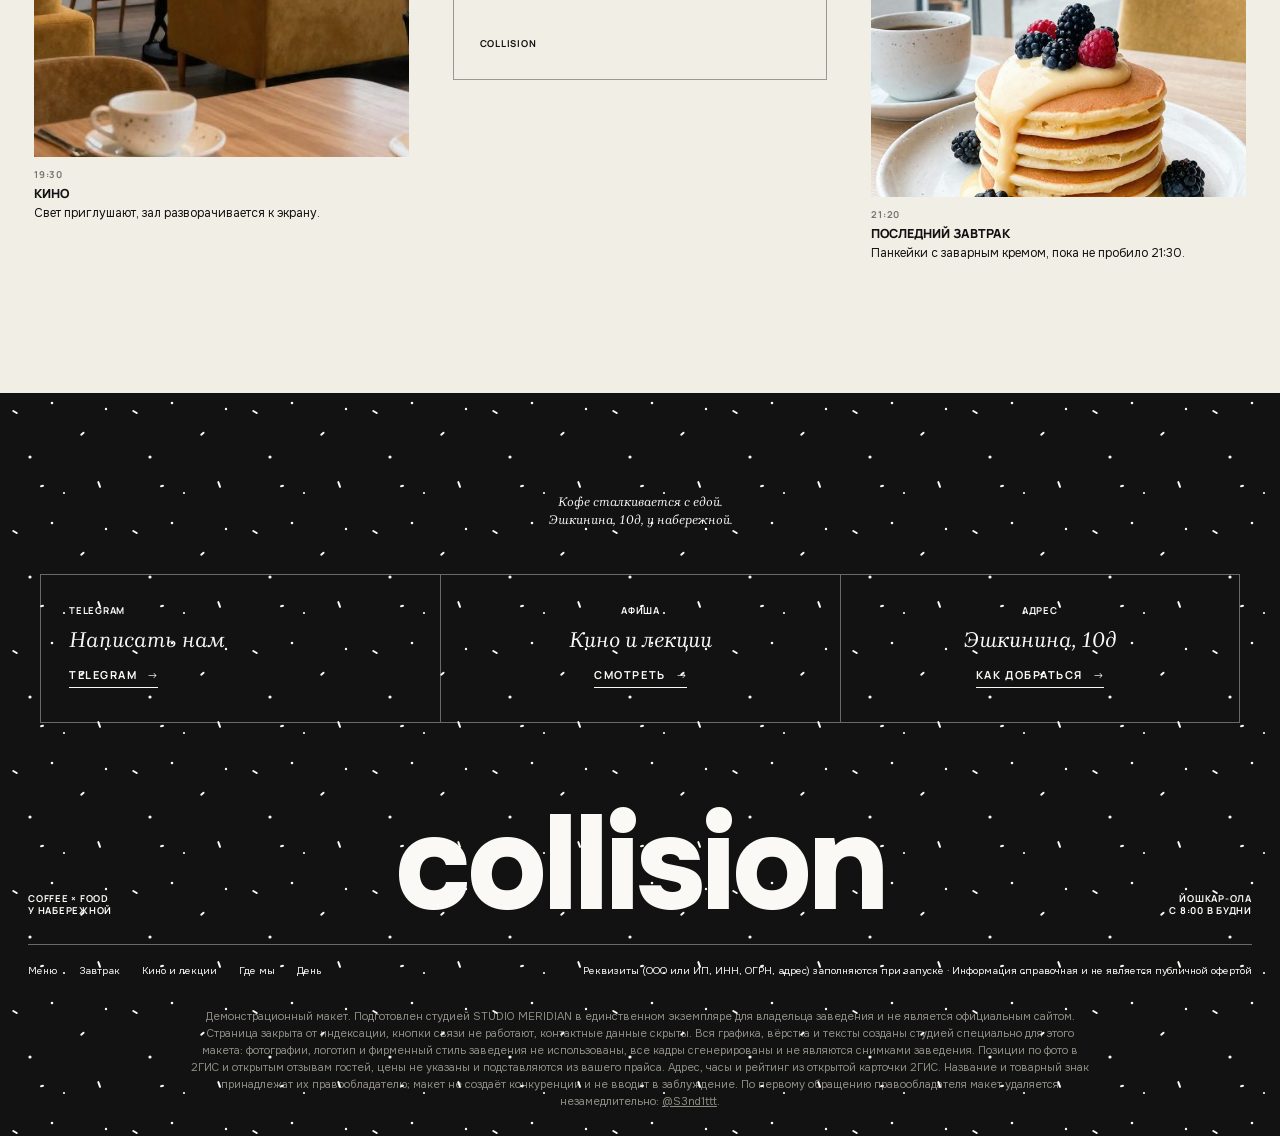
<file: den/index.html>
<!DOCTYPE html>
<html lang="ru" data-v="1" data-base="../" class="nojs" data-tone="l">
<head>
<meta charset="UTF-8">
<meta name="viewport" content="width=device-width, initial-scale=1, viewport-fit=cover">
<meta name="robots" content="noindex, nofollow">
<title>День в Коллижне · Демо-макет сайта · STUDIO MERIDIAN</title>
<meta name="description" content="Один день кофейни Collision coffee food в Йошкар-Оле.">
<meta name="theme-color" content="#121212">
<meta property="og:type" content="website">
<meta property="og:title" content="Демо-макет сайта · STUDIO MERIDIAN">
<meta property="og:description" content="Один день кофейни Collision coffee food в Йошкар-Оле.">
<meta property="og:url" content="https://collision.meridianstud.ru/den/">
<meta property="og:image" content="https://collision.meridianstud.ru/img/og.jpg?v=1">
<link rel="icon" href="data:image/svg+xml,%3Csvg xmlns='http://www.w3.org/2000/svg' viewBox='0 0 40 40'%3E%3Crect width='40' height='40' rx='8' fill='%23E3B23C'/%3E%3Ccircle cx='13' cy='20' r='7' fill='%23121212'/%3E%3Ccircle cx='27' cy='20' r='7' fill='none' stroke='%23121212' stroke-width='2.4'/%3E%3C/svg%3E">
<link rel="preload" href="../fonts/onest-cyrillic.woff2" as="font" type="font/woff2" crossorigin>
<link rel="preload" href="../fonts/manrope.woff2" as="font" type="font/woff2" crossorigin>
<link rel="stylesheet" href="../skin.css?v=3e9a153c">
<link rel="stylesheet" href="../venue.css?v=e9efbe05">
<noscript><style>.curtain{display:none}</style></noscript>
</head>
<body>
<p class="demo-strip">Демо-макет студии MERIDIAN · не является официальным сайтом заведения</p>
<div class="curtain" aria-hidden="true"><p class="wm"><span style="--i:0">c</span><span style="--i:1">o</span><span style="--i:2">l</span><span style="--i:3">l</span><span style="--i:4">i</span><span style="--i:5">s</span><span style="--i:6">i</span><span style="--i:7">o</span><span style="--i:8">n</span></p><div class="pic"><div class="pi"><img src="../img/h-collision.jpg?v=1" alt="" decoding="async" width="1152" height="768"></div></div></div>
<div class="veil" aria-hidden="true"></div>
<header class="top">
  <nav class="nav" aria-label="Разделы"><a href="../menu/">Меню</a><a href="../#zavtrak">Завтрак</a><a href="../#kino">Кино и лекции</a><a href="../gde/">Где мы</a><a href="../den/" aria-current="page">День</a></nav>
  <button class="burger" type="button" aria-expanded="false" aria-controls="menu">Меню</button>
  <a class="logo" href="../" aria-label="Collision, на главную"><svg class="lamp" viewBox="0 0 40 40" aria-hidden="true"><circle cx="11" cy="20" r="7" fill="currentColor"/><circle cx="29" cy="20" r="7" fill="none" stroke="currentColor" stroke-width="2.2"/><path d="M20 9v5M20 26v5" stroke="currentColor" stroke-width="2.2" stroke-linecap="round"/></svg><span>collision</span></a>
  <div class="right"><span class="now" data-now></span><button type="button" data-hint="Телефон скрыт в демо. В рабочей версии кнопка сразу набирает номер.">Позвонить</button></div>
</header>
<div class="menu" id="menu" hidden><nav aria-label="Меню"><a href="../menu/">Меню</a><a href="../#zavtrak">Завтрак</a><a href="../#kino">Кино и лекции</a><a href="../gde/">Где мы</a><a href="../den/" aria-current="page">День</a></nav></div>
<main class="daily" data-bg="l">

  <section class="dh"><h1 class="script rv"><span class="ln"><span>День в Коллижне</span></span></h1><p class="lead">Завтрак утром, завтрак вечером<br>и кино между ними.</p></section>
  <section class="mas"><div class="col"><div class="it2 w"><figure class="px"><img src="../img/h-collision.jpg?v=1" alt="" loading="lazy" decoding="async" width="1152" height="768"></figure><div class="cap2"><span class="k">8:00</span><b>Открываемся</b><span>В будни с восьми. Первый капучино у большого окна.</span></div></div><div class="it2 w"><figure class="px"><img src="../img/c-filter.jpg?v=1" alt="" loading="lazy" decoding="async" width="704" height="880"></figure><div class="cap2"><span class="k">11:00</span><b>Воронка</b><span>Фильтр и V60 для тех, кто пьёт без сахара.</span></div></div><div class="it2 t"><figure class="px"><img src="../img/c-cinema.jpg?v=1" alt="" loading="lazy" decoding="async" width="1152" height="768"></figure><div class="cap2"><span class="k">19:30</span><b>Кино</b><span>Свет приглушают, зал разворачивается к экрану.</span></div></div></div><div class="col"><div class="qt"><p class="cap s">Кофе сталкивается с едой.</p><p class="k">Collision</p></div><div class="it2 t"><figure class="px"><img src="../img/c-burger.jpg?v=1" alt="" loading="lazy" decoding="async" width="704" height="880"></figure><div class="cap2"><span class="k">14:00</span><b>Обед</b><span>Бургер, поке или пельмени. Или всё-таки ещё один завтрак.</span></div></div><div class="qt"><p class="cap s">Завтрак в девять вечера? Можно.</p><p class="k">Collision</p></div></div><div class="col"><div class="it2 t"><figure class="px"><img src="../img/c-syrniki.jpg?v=1" alt="" loading="lazy" decoding="async" width="704" height="880"></figure><div class="cap2"><span class="k">9:00</span><b>Сырники</b><span>Со сметаной и ягодами, на посуде в крапинку.</span></div></div><div class="it2 w"><figure class="px"><img src="../img/c-tonic.jpg?v=1" alt="" loading="lazy" decoding="async" width="704" height="880"></figure><div class="cap2"><span class="k">17:00</span><b>Эспрессо-тоник</b><span>Летом с ним на столики у набережной.</span></div></div><div class="it2 w"><figure class="px"><img src="../img/c-pancakes.jpg?v=1" alt="" loading="lazy" decoding="async" width="704" height="880"></figure><div class="cap2"><span class="k">21:20</span><b>Последний завтрак</b><span>Панкейки с заварным кремом, пока не пробило 21:30.</span></div></div></div></section>
</main>
<footer class="foot" data-bg="g">
  <p class="quote">Кофе сталкивается с едой.<br>Эшкинина, 10д, у набережной.</p>
  <div class="boxes"><div class="box"><p class="k">Telegram</p><p class="it">Написать нам</p><button class="btn" type="button" data-hint="В рабочей версии здесь ваш Telegram.">Telegram</button></div><div class="box"><p class="k">Афиша</p><p class="it">Кино и лекции</p><button class="btn" type="button" data-hint="В рабочей версии здесь афиша вечеров.">Смотреть</button></div><div class="box"><p class="k">Адрес</p><p class="it">Эшкинина, 10д</p><a class="btn" href="../gde/">Как добраться</a></div></div>
  <div class="sig"><p class="k">Coffee × food<br>у набережной</p><p class="wm" aria-hidden="true">collision</p><p class="k r">Йошкар-Ола<br>с 8:00 в будни</p></div>
  <div class="fine">
    <span><a href="../menu/">Меню</a><a href="../#zavtrak">Завтрак</a><a href="../#kino">Кино и лекции</a><a href="../gde/">Где мы</a><a href="../den/">День</a></span>
    <span>Реквизиты (ООО или ИП, ИНН, ОГРН, адрес) заполняются при запуске · Информация справочная и не является публичной офертой</span>
  </div>
  <p class="note">Демонстрационный макет. Подготовлен студией STUDIO MERIDIAN в единственном экземпляре для владельца заведения и не является официальным сайтом. Страница закрыта от индексации, кнопки связи не работают, контактные данные скрыты. Вся графика, вёрстка и тексты созданы студией специально для этого макета: фотографии, логотип и фирменный стиль заведения не использованы, все кадры сгенерированы и не являются снимками заведения. Позиции по фото в 2ГИС и открытым отзывам гостей, цены не указаны и подставляются из вашего прайса. Адрес, часы и рейтинг из открытой карточки 2ГИС. Название и товарный знак принадлежат их правообладателю; макет не создаёт конкуренции и не вводит в заблуждение. По первому обращению правообладателя макет удаляется незамедлительно: <a href="https://t.me/S3nd1ttt" target="_blank" rel="noopener">@S3nd1ttt</a>.</p>
</footer>
<div class="toast" role="status" aria-live="polite" hidden></div>
<a class="mer-badge" href="https://t.me/S3nd1ttt" target="_blank" rel="noopener">MERIDIAN · Демо</a>
<script src="../skin.js?v=77db7cbb"></script>
<script src="../venue.js?v=d53e0fd4"></script>
</body>
</html>
</file>
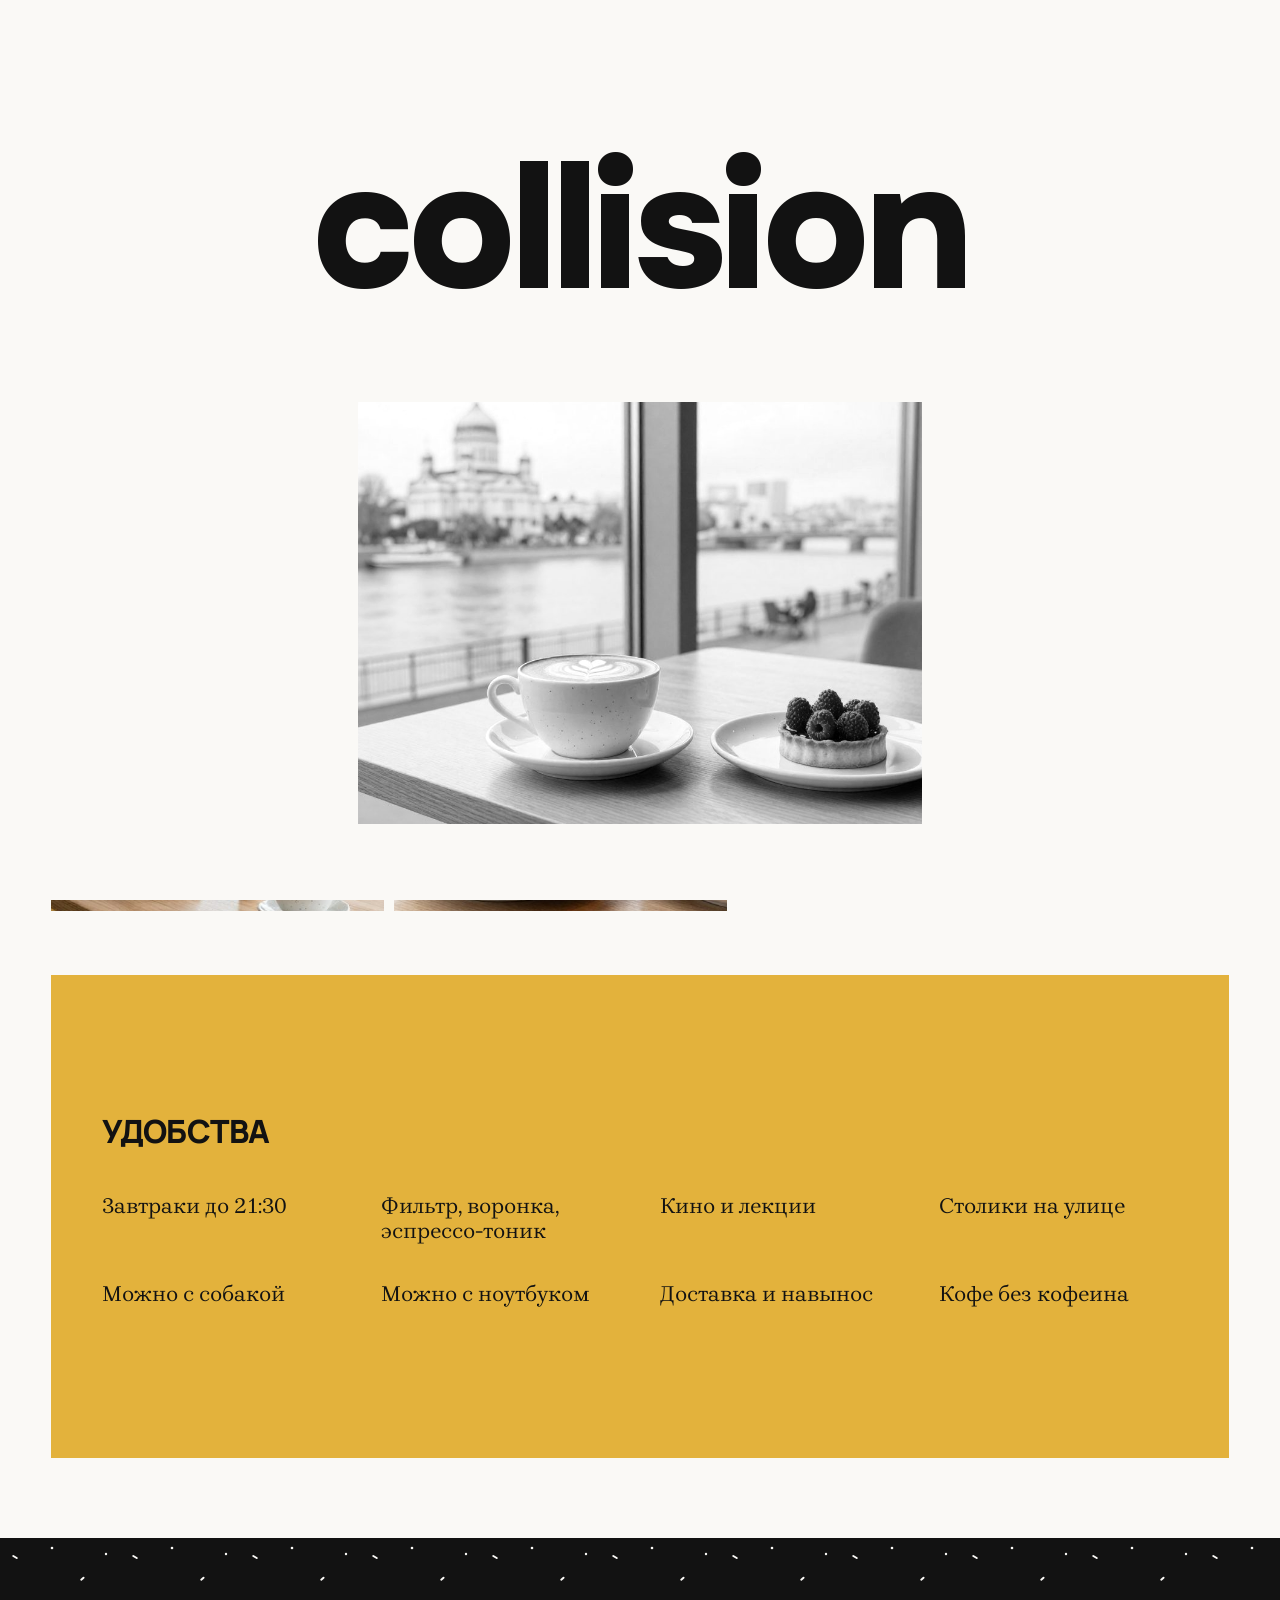
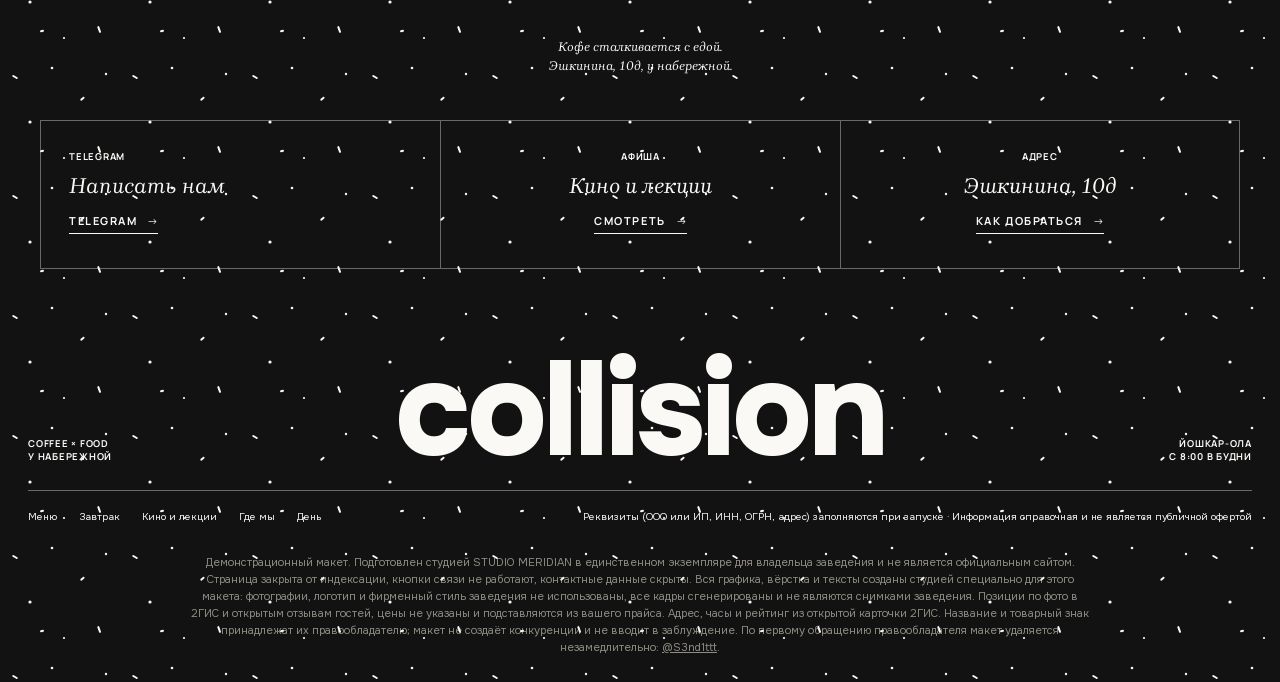
<file: gde/index.html>
<!DOCTYPE html>
<html lang="ru" data-v="1" data-base="../" class="nojs" data-tone="p">
<head>
<meta charset="UTF-8">
<meta name="viewport" content="width=device-width, initial-scale=1, viewport-fit=cover">
<meta name="robots" content="noindex, nofollow">
<title>Где мы · Демо-макет сайта · STUDIO MERIDIAN</title>
<meta name="description" content="Collision coffee food: улица Эшкинина, 10д, у набережной. Будни с 8:00, выходные с 10:00, до 22:00.">
<meta name="theme-color" content="#121212">
<meta property="og:type" content="website">
<meta property="og:title" content="Демо-макет сайта · STUDIO MERIDIAN">
<meta property="og:description" content="Collision coffee food: улица Эшкинина, 10д, у набережной. Будни с 8:00, выходные с 10:00, до 22:00.">
<meta property="og:url" content="https://collision.meridianstud.ru/gde/">
<meta property="og:image" content="https://collision.meridianstud.ru/img/og.jpg?v=1">
<link rel="icon" href="data:image/svg+xml,%3Csvg xmlns='http://www.w3.org/2000/svg' viewBox='0 0 40 40'%3E%3Crect width='40' height='40' rx='8' fill='%23E3B23C'/%3E%3Ccircle cx='13' cy='20' r='7' fill='%23121212'/%3E%3Ccircle cx='27' cy='20' r='7' fill='none' stroke='%23121212' stroke-width='2.4'/%3E%3C/svg%3E">
<link rel="preload" href="../fonts/onest-cyrillic.woff2" as="font" type="font/woff2" crossorigin>
<link rel="preload" href="../fonts/manrope.woff2" as="font" type="font/woff2" crossorigin>
<link rel="stylesheet" href="../skin.css?v=3e9a153c">
<link rel="stylesheet" href="../venue.css?v=e9efbe05">
<noscript><style>.curtain{display:none}</style></noscript>
</head>
<body>
<p class="demo-strip">Демо-макет студии MERIDIAN · не является официальным сайтом заведения</p>
<div class="curtain" aria-hidden="true"><p class="wm"><span style="--i:0">c</span><span style="--i:1">o</span><span style="--i:2">l</span><span style="--i:3">l</span><span style="--i:4">i</span><span style="--i:5">s</span><span style="--i:6">i</span><span style="--i:7">o</span><span style="--i:8">n</span></p><div class="pic"><div class="pi"><img src="../img/h-collision.jpg?v=1" alt="" decoding="async" width="1152" height="768"></div></div></div>
<div class="veil" aria-hidden="true"></div>
<header class="top">
  <nav class="nav" aria-label="Разделы"><a href="../menu/">Меню</a><a href="../#zavtrak">Завтрак</a><a href="../#kino">Кино и лекции</a><a href="../gde/" aria-current="page">Где мы</a><a href="../den/">День</a></nav>
  <button class="burger" type="button" aria-expanded="false" aria-controls="menu">Меню</button>
  <a class="logo" href="../" aria-label="Collision, на главную"><svg class="lamp" viewBox="0 0 40 40" aria-hidden="true"><circle cx="11" cy="20" r="7" fill="currentColor"/><circle cx="29" cy="20" r="7" fill="none" stroke="currentColor" stroke-width="2.2"/><path d="M20 9v5M20 26v5" stroke="currentColor" stroke-width="2.2" stroke-linecap="round"/></svg><span>collision</span></a>
  <div class="right"><span class="now" data-now></span><button type="button" data-hint="Телефон скрыт в демо. В рабочей версии кнопка сразу набирает номер.">Позвонить</button></div>
</header>
<div class="menu" id="menu" hidden><nav aria-label="Меню"><a href="../menu/">Меню</a><a href="../#zavtrak">Завтрак</a><a href="../#kino">Кино и лекции</a><a href="../gde/" aria-current="page">Где мы</a><a href="../den/">День</a></nav></div>
<main class="spots-p" data-bg="p">

  <section class="mh"><p class="kick">Йошкар-Ола</p><h1 class="cap l rv"><span class="ln"><span>Где</span></span><span class="ln"><span>мы</span></span></h1></section>
  <article class="spot" id="eshkinina">
    <div class="sp2"><figure class="px"><img src="../img/c-hall.jpg?v=1" alt="Эшкинина, 10д" loading="lazy" decoding="async" width="1152" height="768"></figure><figure class="px"><img src="../img/h-collision.jpg?v=1" alt="" loading="lazy" decoding="async" width="1152" height="768"></figure></div>
    <div class="si">
      <p class="k">у набережной, первый этаж · Премия 2ГИС, лучшая кофейня 2026 и лучшее кафе 2025</p>
      <h2 class="cap m">Эшкинина, 10д</h2>
      <p class="it">Улица Эшкинина, 10д, первый этаж, у набережной. Будни с 8:00, выходные с 10:00, до 22:00. Можно с собакой.</p>
      <p class="k">Пн‑пт с 8:00 до 22:00 · сб и вс с 10:00 до 22:00 · <span class="st" data-open="8" data-close="22" data-open-we="10" data-close-we="22"></span></p>
      <p class="k">4.9 в 2ГИС · 281 оценка</p>
      <button class="btn" type="button" data-hint="В рабочей версии кнопка откроет маршрут в 2ГИС или Яндекс Картах.">Маршрут</button>
    </div>
  </article>
  <section class="gives feats"><h2 class="cap m">Удобства</h2><div class="gv"><div><b>Завтраки до 21:30</b></div><div><b>Фильтр, воронка, эспрессо-тоник</b></div><div><b>Кино и лекции</b></div><div><b>Столики на улице</b></div><div><b>Можно с собакой</b></div><div><b>Можно с ноутбуком</b></div><div><b>Доставка и навынос</b></div><div><b>Кофе без кофеина</b></div></div></section>
</main>
<footer class="foot" data-bg="g">
  <p class="quote">Кофе сталкивается с едой.<br>Эшкинина, 10д, у набережной.</p>
  <div class="boxes"><div class="box"><p class="k">Telegram</p><p class="it">Написать нам</p><button class="btn" type="button" data-hint="В рабочей версии здесь ваш Telegram.">Telegram</button></div><div class="box"><p class="k">Афиша</p><p class="it">Кино и лекции</p><button class="btn" type="button" data-hint="В рабочей версии здесь афиша вечеров.">Смотреть</button></div><div class="box"><p class="k">Адрес</p><p class="it">Эшкинина, 10д</p><a class="btn" href="../gde/">Как добраться</a></div></div>
  <div class="sig"><p class="k">Coffee × food<br>у набережной</p><p class="wm" aria-hidden="true">collision</p><p class="k r">Йошкар-Ола<br>с 8:00 в будни</p></div>
  <div class="fine">
    <span><a href="../menu/">Меню</a><a href="../#zavtrak">Завтрак</a><a href="../#kino">Кино и лекции</a><a href="../gde/">Где мы</a><a href="../den/">День</a></span>
    <span>Реквизиты (ООО или ИП, ИНН, ОГРН, адрес) заполняются при запуске · Информация справочная и не является публичной офертой</span>
  </div>
  <p class="note">Демонстрационный макет. Подготовлен студией STUDIO MERIDIAN в единственном экземпляре для владельца заведения и не является официальным сайтом. Страница закрыта от индексации, кнопки связи не работают, контактные данные скрыты. Вся графика, вёрстка и тексты созданы студией специально для этого макета: фотографии, логотип и фирменный стиль заведения не использованы, все кадры сгенерированы и не являются снимками заведения. Позиции по фото в 2ГИС и открытым отзывам гостей, цены не указаны и подставляются из вашего прайса. Адрес, часы и рейтинг из открытой карточки 2ГИС. Название и товарный знак принадлежат их правообладателю; макет не создаёт конкуренции и не вводит в заблуждение. По первому обращению правообладателя макет удаляется незамедлительно: <a href="https://t.me/S3nd1ttt" target="_blank" rel="noopener">@S3nd1ttt</a>.</p>
</footer>
<div class="toast" role="status" aria-live="polite" hidden></div>
<a class="mer-badge" href="https://t.me/S3nd1ttt" target="_blank" rel="noopener">MERIDIAN · Демо</a>
<script src="../skin.js?v=77db7cbb"></script>
<script src="../venue.js?v=d53e0fd4"></script>
</body>
</html>
</file>
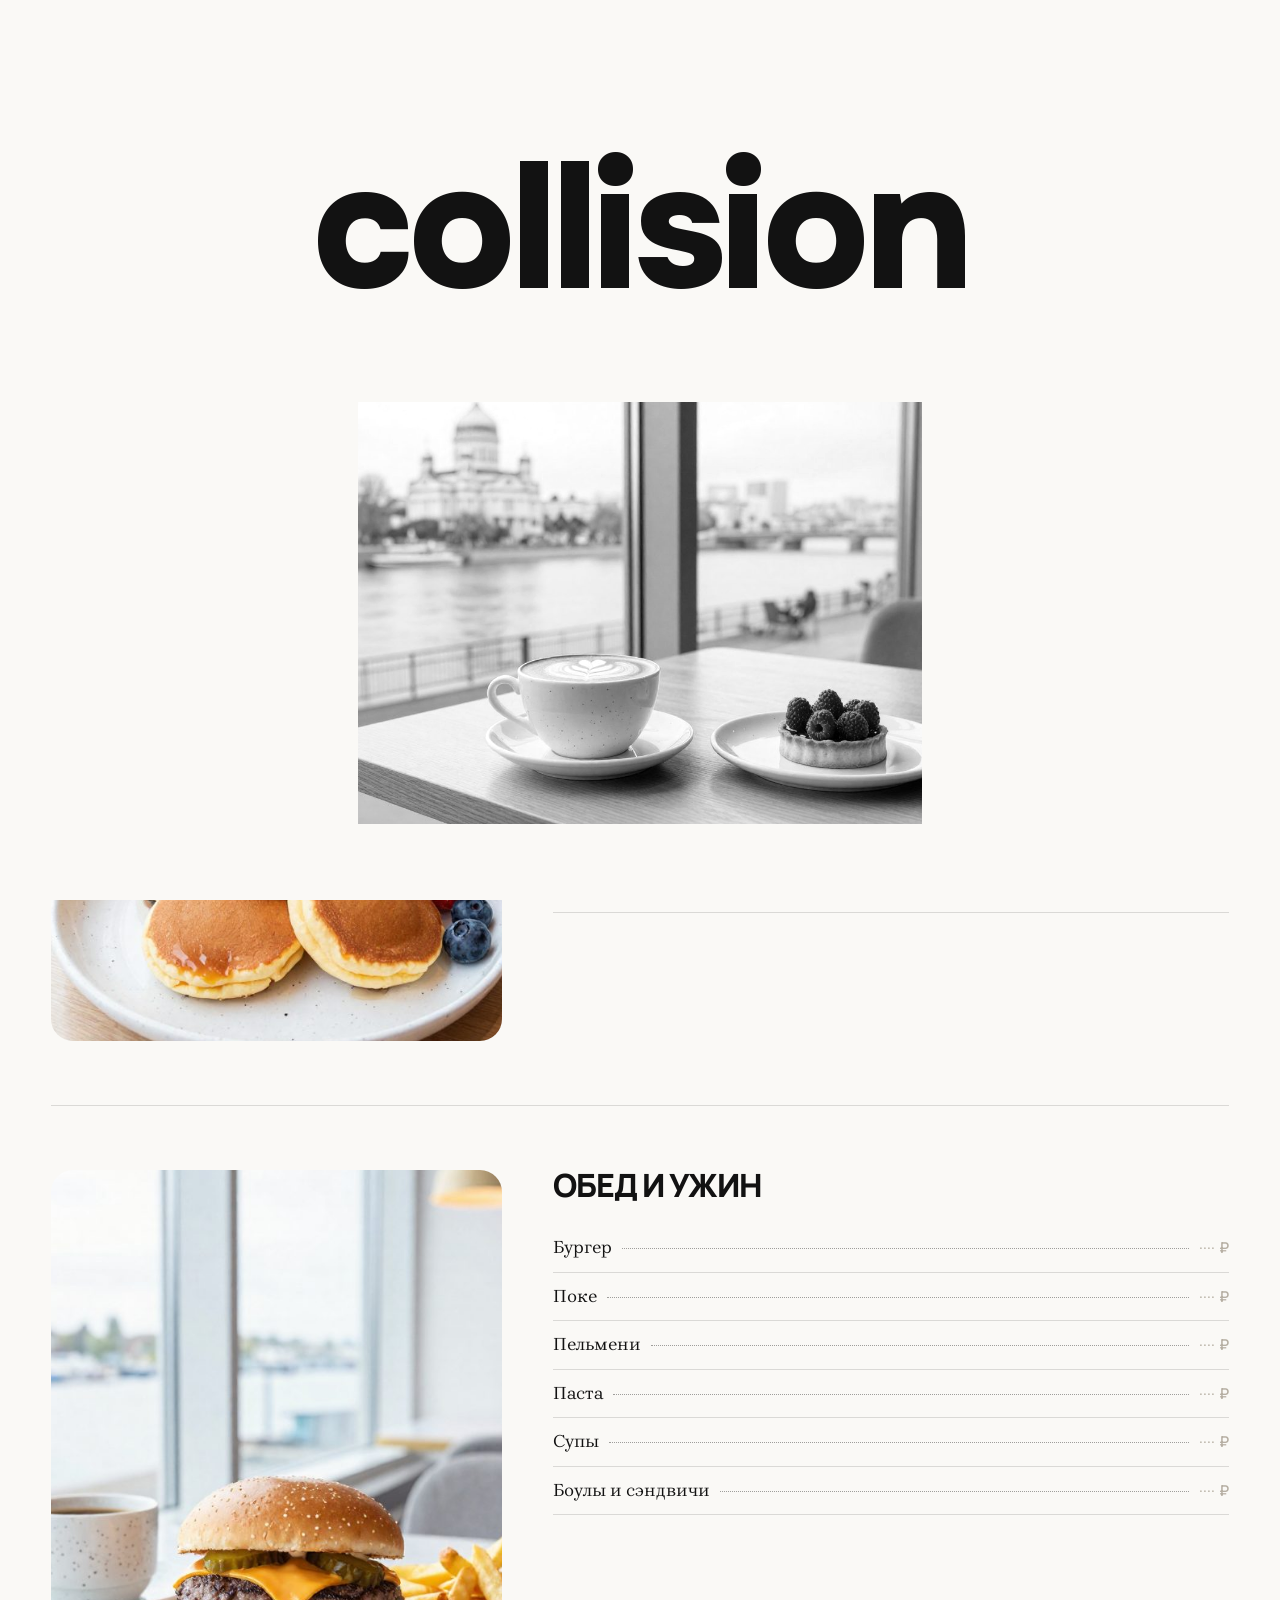
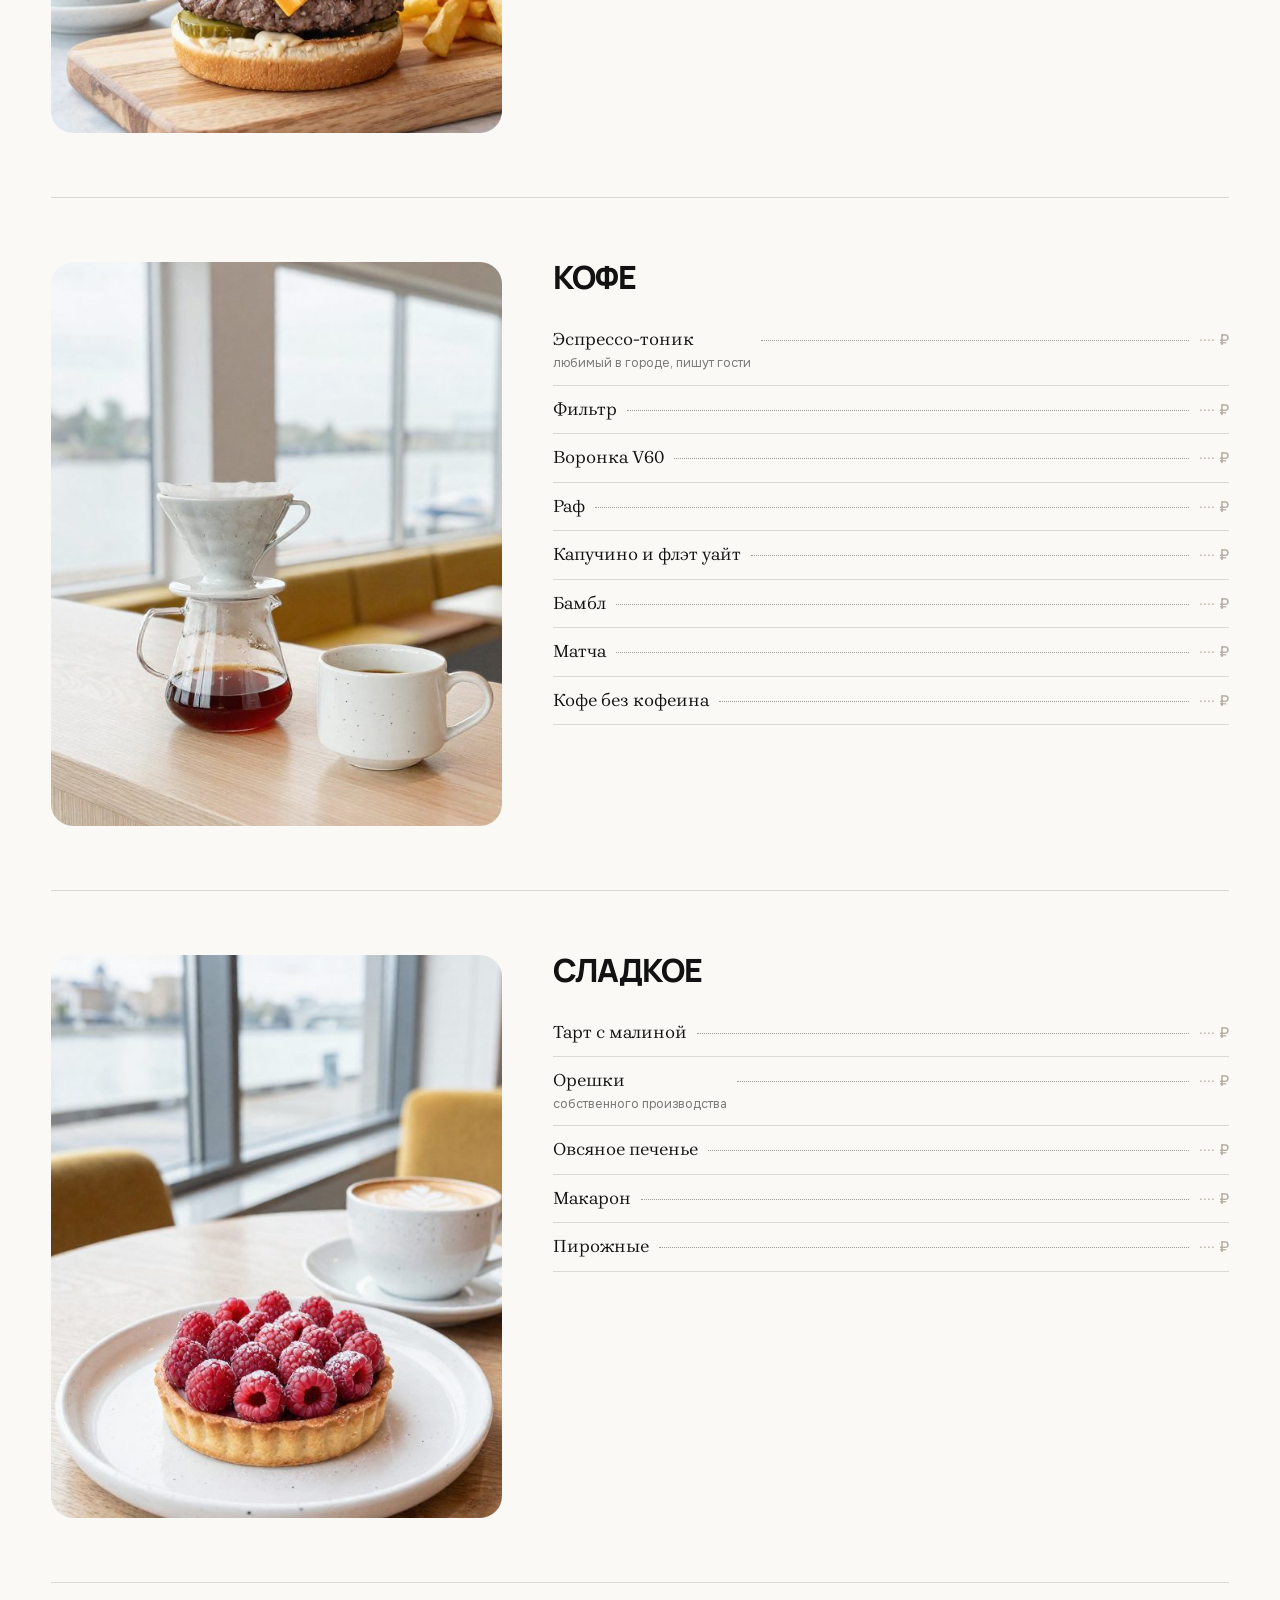
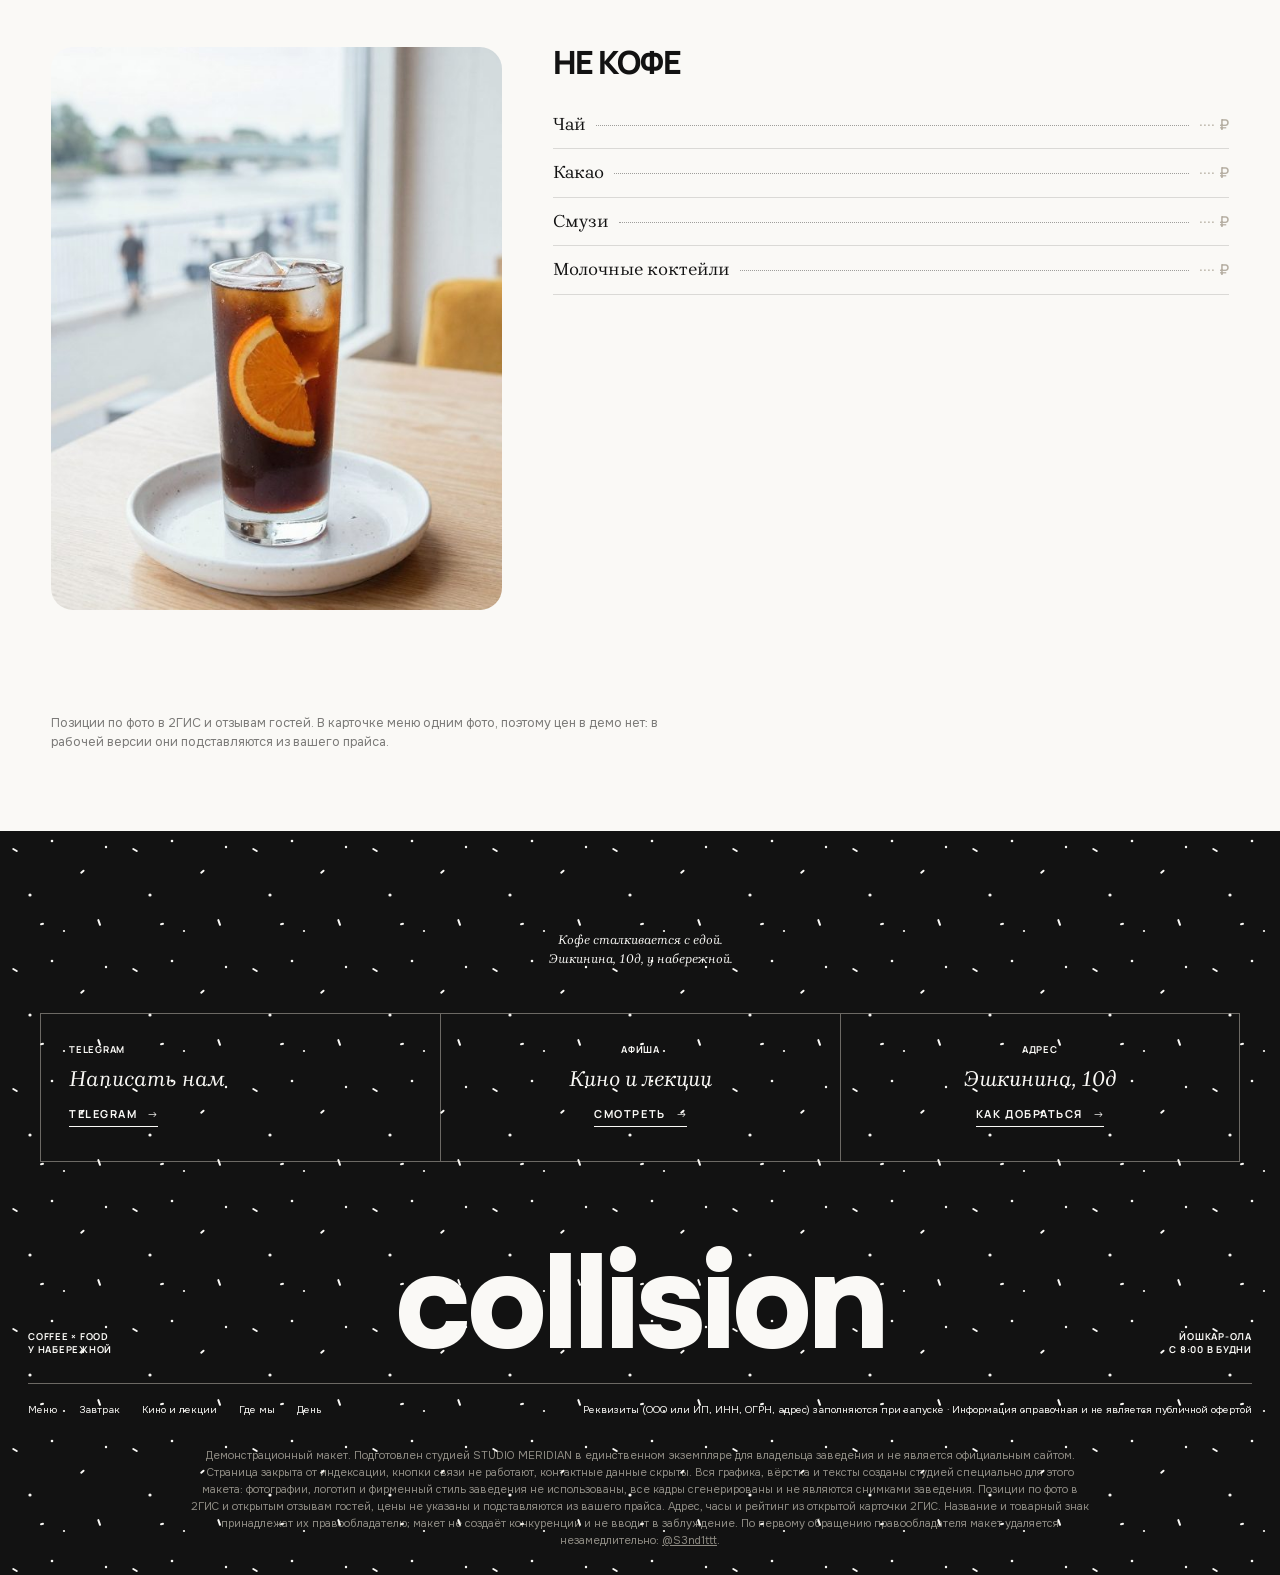
<file: menu/index.html>
<!DOCTYPE html>
<html lang="ru" data-v="1" data-base="../" class="nojs" data-tone="p">
<head>
<meta charset="UTF-8">
<meta name="viewport" content="width=device-width, initial-scale=1, viewport-fit=cover">
<meta name="robots" content="noindex, nofollow">
<title>Меню · Демо-макет сайта · STUDIO MERIDIAN</title>
<meta name="description" content="Меню кофейни Collision coffee food в Йошкар-Оле: завтраки целый день, бургеры, поке, фильтр, воронка, эспрессо-тоник.">
<meta name="theme-color" content="#121212">
<meta property="og:type" content="website">
<meta property="og:title" content="Демо-макет сайта · STUDIO MERIDIAN">
<meta property="og:description" content="Меню кофейни Collision coffee food в Йошкар-Оле: завтраки целый день, бургеры, поке, фильтр, воронка, эспрессо-тоник.">
<meta property="og:url" content="https://collision.meridianstud.ru/menu/">
<meta property="og:image" content="https://collision.meridianstud.ru/img/og.jpg?v=1">
<link rel="icon" href="data:image/svg+xml,%3Csvg xmlns='http://www.w3.org/2000/svg' viewBox='0 0 40 40'%3E%3Crect width='40' height='40' rx='8' fill='%23E3B23C'/%3E%3Ccircle cx='13' cy='20' r='7' fill='%23121212'/%3E%3Ccircle cx='27' cy='20' r='7' fill='none' stroke='%23121212' stroke-width='2.4'/%3E%3C/svg%3E">
<link rel="preload" href="../fonts/onest-cyrillic.woff2" as="font" type="font/woff2" crossorigin>
<link rel="preload" href="../fonts/manrope.woff2" as="font" type="font/woff2" crossorigin>
<link rel="stylesheet" href="../skin.css?v=3e9a153c">
<link rel="stylesheet" href="../venue.css?v=e9efbe05">
<noscript><style>.curtain{display:none}</style></noscript>
</head>
<body>
<p class="demo-strip">Демо-макет студии MERIDIAN · не является официальным сайтом заведения</p>
<div class="curtain" aria-hidden="true"><p class="wm"><span style="--i:0">c</span><span style="--i:1">o</span><span style="--i:2">l</span><span style="--i:3">l</span><span style="--i:4">i</span><span style="--i:5">s</span><span style="--i:6">i</span><span style="--i:7">o</span><span style="--i:8">n</span></p><div class="pic"><div class="pi"><img src="../img/h-collision.jpg?v=1" alt="" decoding="async" width="1152" height="768"></div></div></div>
<div class="veil" aria-hidden="true"></div>
<header class="top">
  <nav class="nav" aria-label="Разделы"><a href="../menu/" aria-current="page">Меню</a><a href="../#zavtrak">Завтрак</a><a href="../#kino">Кино и лекции</a><a href="../gde/">Где мы</a><a href="../den/">День</a></nav>
  <button class="burger" type="button" aria-expanded="false" aria-controls="menu">Меню</button>
  <a class="logo" href="../" aria-label="Collision, на главную"><svg class="lamp" viewBox="0 0 40 40" aria-hidden="true"><circle cx="11" cy="20" r="7" fill="currentColor"/><circle cx="29" cy="20" r="7" fill="none" stroke="currentColor" stroke-width="2.2"/><path d="M20 9v5M20 26v5" stroke="currentColor" stroke-width="2.2" stroke-linecap="round"/></svg><span>collision</span></a>
  <div class="right"><span class="now" data-now></span><button type="button" data-hint="Телефон скрыт в демо. В рабочей версии кнопка сразу набирает номер.">Позвонить</button></div>
</header>
<div class="menu" id="menu" hidden><nav aria-label="Меню"><a href="../menu/" aria-current="page">Меню</a><a href="../#zavtrak">Завтрак</a><a href="../#kino">Кино и лекции</a><a href="../gde/">Где мы</a><a href="../den/">День</a></nav></div>
<main class="menu-p" data-bg="p">

  <section class="mh"><p class="kick">Coffee × food</p><h1 class="cap l rv"><span class="ln"><span>Меню</span></span></h1><nav class="mtabs" aria-label="Разделы меню"><a href="#zavtraki">Завтраки целый день</a><a href="#eda">Обед и ужин</a><a href="#kofe">Кофе</a><a href="#sladkoe">Сладкое</a><a href="#nekofe">Не кофе</a></nav></section>
  <section class="mcat" id="zavtraki"><figure class="px"><img src="../img/c-syrniki.jpg?v=1" alt="Завтраки целый день" loading="lazy" decoding="async" width="704" height="880"></figure><div><h2 class="cap m">Завтраки целый день</h2><ul class="mlist"><li><span><b>Сырники</b><small>со сметаной и ягодами</small></span><i></i><em>···· ₽</em></li><li><span><b>Панкейки с заварным кремом</b><small>слегка солёные, крем не приторный</small></span><i></i><em>···· ₽</em></li><li><span><b>Драники со сметаной</b></span><i></i><em>···· ₽</em></li><li><span><b>Овсянка с грушей</b></span><i></i><em>···· ₽</em></li><li><span><b>Тост с тунцом</b></span><i></i><em>···· ₽</em></li><li><span><b>Английский завтрак</b></span><i></i><em>···· ₽</em></li><li><span><b>Яйца в разных вариациях</b></span><i></i><em>···· ₽</em></li></ul></div></section>
  <section class="mcat" id="eda"><figure class="px"><img src="../img/c-burger.jpg?v=1" alt="Обед и ужин" loading="lazy" decoding="async" width="704" height="880"></figure><div><h2 class="cap m">Обед и ужин</h2><ul class="mlist"><li><span><b>Бургер</b></span><i></i><em>···· ₽</em></li><li><span><b>Поке</b></span><i></i><em>···· ₽</em></li><li><span><b>Пельмени</b></span><i></i><em>···· ₽</em></li><li><span><b>Паста</b></span><i></i><em>···· ₽</em></li><li><span><b>Супы</b></span><i></i><em>···· ₽</em></li><li><span><b>Боулы и сэндвичи</b></span><i></i><em>···· ₽</em></li></ul></div></section>
  <section class="mcat" id="kofe"><figure class="px"><img src="../img/c-filter.jpg?v=1" alt="Кофе" loading="lazy" decoding="async" width="704" height="880"></figure><div><h2 class="cap m">Кофе</h2><ul class="mlist"><li><span><b>Эспрессо-тоник</b><small>любимый в городе, пишут гости</small></span><i></i><em>···· ₽</em></li><li><span><b>Фильтр</b></span><i></i><em>···· ₽</em></li><li><span><b>Воронка V60</b></span><i></i><em>···· ₽</em></li><li><span><b>Раф</b></span><i></i><em>···· ₽</em></li><li><span><b>Капучино и флэт уайт</b></span><i></i><em>···· ₽</em></li><li><span><b>Бамбл</b></span><i></i><em>···· ₽</em></li><li><span><b>Матча</b></span><i></i><em>···· ₽</em></li><li><span><b>Кофе без кофеина</b></span><i></i><em>···· ₽</em></li></ul></div></section>
  <section class="mcat" id="sladkoe"><figure class="px"><img src="../img/c-tart.jpg?v=1" alt="Сладкое" loading="lazy" decoding="async" width="704" height="880"></figure><div><h2 class="cap m">Сладкое</h2><ul class="mlist"><li><span><b>Тарт с малиной</b></span><i></i><em>···· ₽</em></li><li><span><b>Орешки</b><small>собственного производства</small></span><i></i><em>···· ₽</em></li><li><span><b>Овсяное печенье</b></span><i></i><em>···· ₽</em></li><li><span><b>Макарон</b></span><i></i><em>···· ₽</em></li><li><span><b>Пирожные</b></span><i></i><em>···· ₽</em></li></ul></div></section>
  <section class="mcat" id="nekofe"><figure class="px"><img src="../img/c-tonic.jpg?v=1" alt="Не кофе" loading="lazy" decoding="async" width="704" height="880"></figure><div><h2 class="cap m">Не кофе</h2><ul class="mlist"><li><span><b>Чай</b></span><i></i><em>···· ₽</em></li><li><span><b>Какао</b></span><i></i><em>···· ₽</em></li><li><span><b>Смузи</b></span><i></i><em>···· ₽</em></li><li><span><b>Молочные коктейли</b></span><i></i><em>···· ₽</em></li></ul></div></section>
  <p class="mnote">Позиции по фото в 2ГИС и отзывам гостей. В карточке меню одним фото, поэтому цен в демо нет: в рабочей версии они подставляются из вашего прайса.</p>
</main>
<footer class="foot" data-bg="g">
  <p class="quote">Кофе сталкивается с едой.<br>Эшкинина, 10д, у набережной.</p>
  <div class="boxes"><div class="box"><p class="k">Telegram</p><p class="it">Написать нам</p><button class="btn" type="button" data-hint="В рабочей версии здесь ваш Telegram.">Telegram</button></div><div class="box"><p class="k">Афиша</p><p class="it">Кино и лекции</p><button class="btn" type="button" data-hint="В рабочей версии здесь афиша вечеров.">Смотреть</button></div><div class="box"><p class="k">Адрес</p><p class="it">Эшкинина, 10д</p><a class="btn" href="../gde/">Как добраться</a></div></div>
  <div class="sig"><p class="k">Coffee × food<br>у набережной</p><p class="wm" aria-hidden="true">collision</p><p class="k r">Йошкар-Ола<br>с 8:00 в будни</p></div>
  <div class="fine">
    <span><a href="../menu/">Меню</a><a href="../#zavtrak">Завтрак</a><a href="../#kino">Кино и лекции</a><a href="../gde/">Где мы</a><a href="../den/">День</a></span>
    <span>Реквизиты (ООО или ИП, ИНН, ОГРН, адрес) заполняются при запуске · Информация справочная и не является публичной офертой</span>
  </div>
  <p class="note">Демонстрационный макет. Подготовлен студией STUDIO MERIDIAN в единственном экземпляре для владельца заведения и не является официальным сайтом. Страница закрыта от индексации, кнопки связи не работают, контактные данные скрыты. Вся графика, вёрстка и тексты созданы студией специально для этого макета: фотографии, логотип и фирменный стиль заведения не использованы, все кадры сгенерированы и не являются снимками заведения. Позиции по фото в 2ГИС и открытым отзывам гостей, цены не указаны и подставляются из вашего прайса. Адрес, часы и рейтинг из открытой карточки 2ГИС. Название и товарный знак принадлежат их правообладателю; макет не создаёт конкуренции и не вводит в заблуждение. По первому обращению правообладателя макет удаляется незамедлительно: <a href="https://t.me/S3nd1ttt" target="_blank" rel="noopener">@S3nd1ttt</a>.</p>
</footer>
<div class="toast" role="status" aria-live="polite" hidden></div>
<a class="mer-badge" href="https://t.me/S3nd1ttt" target="_blank" rel="noopener">MERIDIAN · Демо</a>
<script src="../skin.js?v=77db7cbb"></script>
<script src="../venue.js?v=d53e0fd4"></script>
</body>
</html>
</file>
<file: skin.css>
/* DEMOKIT, кожа MAISON: каркас MAISON CAFÉ (шрифты Manrope и Brygada 1918, SIL OFL) для демо реальным заведениям.
   Палитра и шрифты в переменных :root, заведение переопределяет их в своём venue.css. Фон меняется по разделам data-bg. */
@font-face{font-family:'MSans';src:url(fonts/manrope.woff2) format('woff2');font-weight:400 800;font-display:swap}
@font-face{font-family:'MSerif';src:url(fonts/brygada.woff2) format('woff2');font-weight:400 700;font-style:normal;font-display:swap}
@font-face{font-family:'MSerif';src:url(fonts/brygada-italic.woff2) format('woff2');font-weight:400 700;font-style:italic;font-display:swap}

:root{
  --gr:#1E1E1C;--gr2:#282826;--pa:#F1EEE7;--li:#E2DBCC;--kr:#D3BE98;--ink:#171716;--cream:#E9E3D6;--brass:#D9B26F;--acc:var(--brass);--disp:var(--sans);
  --sans:'MSans',system-ui,sans-serif;--serif:'MSerif',Georgia,serif;
  --ease:cubic-bezier(.2,.8,.2,1);--eio:cubic-bezier(.77,0,.175,1);--eo:cubic-bezier(.25,.46,.45,.94);--hd:64px;
}
html{--bg:var(--gr);--fg:var(--cream);--mut:rgba(233,227,214,.58);--line:rgba(233,227,214,.16);--line2:rgba(233,227,214,.42);--tile:#4A5A4F}
html[data-tone=p]{--bg:var(--pa);--fg:var(--ink);--mut:rgba(23,23,22,.56);--line:rgba(23,23,22,.14);--line2:rgba(23,23,22,.4);--tile:#8E8982}
html[data-tone=l]{--bg:var(--li);--fg:var(--ink);--mut:rgba(23,23,22,.56);--line:rgba(23,23,22,.15);--line2:rgba(23,23,22,.4);--tile:#8E8982}
html[data-tone=k]{--bg:var(--kr);--fg:var(--ink);--mut:rgba(23,23,22,.6);--line:rgba(23,23,22,.18);--line2:rgba(23,23,22,.45);--tile:#8E8475}
html.en .ru,html:not(.en) .en{display:none}
*,*::before,*::after{box-sizing:border-box}
html,body{overflow-x:clip}
body{margin:0;background:var(--bg);color:var(--fg);font:400 15px/1.5 var(--sans);-webkit-font-smoothing:antialiased;transition:background-color .8s var(--ease),color .8s var(--ease)}
img,video{display:block;max-width:100%;height:auto}
a{color:inherit;text-decoration:none}
button,input{font:inherit;color:inherit}
button{background:none;border:0;padding:0;cursor:pointer}
figure{margin:0}
p{margin:0}
h1{margin:0;font:inherit}
.vh{position:absolute;width:1px;height:1px;overflow:hidden;clip:rect(0 0 0 0);white-space:nowrap}
:focus-visible{outline:1px solid currentColor;outline-offset:3px}

/* ── шрифтовые роли ── */
.cap{font:800 18px/.88 var(--disp);text-transform:uppercase;letter-spacing:-.035em;margin:0}
.cap.xl{font-size:clamp(56px,8.6vw,136px)}
.cap.l{font-size:clamp(40px,5.2vw,82px)}
.cap.m{font-size:clamp(24px,2.5vw,38px);line-height:.94;letter-spacing:-.03em}
.cap.s{font-size:15px;line-height:1.05;letter-spacing:-.01em}
.cap.s2{font-size:clamp(22px,2vw,28px);line-height:.95;letter-spacing:-.02em}
.kick{font:400 20px/1.2 var(--serif);margin-bottom:14px;letter-spacing:-.01em}
.lead{font-size:14px;line-height:1.5;margin-top:28px}
.k{font:700 9.5px/1.35 var(--sans);text-transform:uppercase;letter-spacing:.08em}
.btn{display:inline-block;border:1px solid var(--line2);padding:11px 28px;font:600 9.5px/1 var(--sans);text-transform:uppercase;letter-spacing:.12em;transition:background .3s,color .3s,border-color .3s}
.btn:hover{background:var(--fg);color:var(--bg);border-color:var(--fg)}

/* ── проявление заголовков по строкам (маска) и мягкое появление ── */
.ln{display:block;overflow:hidden;padding-bottom:.13em;margin-bottom:-.13em}
.ln>span{display:block;transform:translateY(108%);transition:transform 1.1s var(--ease)}
.ln:nth-child(2)>span{transition-delay:.09s}.ln:nth-child(3)>span{transition-delay:.18s}
.rv.in .ln>span{transform:none}
.rv-f{opacity:0;transform:translateY(16px);transition:opacity 1s var(--ease) .25s,transform 1s var(--ease) .25s}
.rv-f.in{opacity:1;transform:none}
html.nojs .ln>span,html.nojs .rv-f{transform:none;opacity:1}

/* ── шторка-загрузчик: знак, снизу поднимается кадр, потом шторка уходит вверх ── */
.curtain{position:fixed;inset:0;z-index:200;background:var(--pa);color:var(--ink);display:flex;flex-direction:column;align-items:center;justify-content:center;overflow:hidden;transition:transform 1.1s var(--eio)}
.curtain .wm{font:500 clamp(84px,14vw,230px)/.86 var(--serif);letter-spacing:-.045em;position:relative;z-index:2;overflow:hidden;padding:0 .04em .12em;white-space:nowrap}
.curtain .wm span{display:inline-block;transform:translateY(110%);transition:transform 1.25s var(--eio) calc(var(--i) * 45ms)}
.curtain .pic{width:min(44vw,620px);aspect-ratio:4/3;overflow:hidden;margin-top:-.1em;transform:translateY(80vh);transition:transform 1.6s var(--eio) .2s}
.curtain .pi{width:100%;height:100%;transform:translateY(-10%) scale(1.1);transition:transform 1.6s var(--eio) .2s}
.curtain .pic img{width:100%;height:100%;object-fit:cover;filter:grayscale(1) contrast(1.05)}
html.c1 .curtain .wm span{transform:none}
html.c1 .curtain .pic{transform:translateY(18%)}
html.c1 .curtain .pi{transform:translateY(0) scale(1.1)}
html.c2 .curtain{transform:translateY(-100%)}
html.c2 .curtain .pi{transform:translateY(40%) scale(1.2)}
html.quick .curtain{background:var(--gr);color:var(--cream);transition-duration:.8s}
html.quick .curtain .pic{display:none}
html.quick .curtain .wm span{transition-duration:.7s;transition-delay:calc(var(--i) * 18ms)}
html.c3 .curtain{display:none}
/* шторка между страницами: графит опускается сверху, новая страница открывается из-под неё */
.veil{position:fixed;inset:0;z-index:190;background:var(--gr);transform:translateY(-100%);transition:transform .75s var(--eio);pointer-events:none}
html.leaving .veil{transform:none}

/* ── шапка ── */
.top{position:sticky;top:0;z-index:50;height:var(--hd);display:grid;grid-template-columns:1fr auto 1fr;align-items:center;padding:0 28px;background:var(--bg);border-bottom:1px solid var(--line);transition:background-color .8s var(--ease),transform .5s cubic-bezier(.455,.03,.515,.955)}
html.hd-up .top{transform:translateY(-101%)}
.nav{display:flex;gap:22px;font-size:11.5px}
.nav a{position:relative;padding:4px 0}
.nav a::after{content:'';position:absolute;left:50%;bottom:-3px;height:1px;width:0;background:currentColor;transform:translateX(-50%);transition:width .5s cubic-bezier(.455,.03,.515,.955)}
.nav a:hover::after{width:100%}
.nav a[aria-current]::after{width:14px}
.nav a[aria-current]:hover::after{width:100%}
.logo{font:500 33px/1 var(--serif);letter-spacing:-.035em;white-space:nowrap}
.right{display:flex;justify-content:flex-end;align-items:center;gap:18px;font-size:11.5px;white-space:nowrap}
.langs{display:flex;gap:9px}
.langs button{color:var(--mut)}
.langs button[aria-pressed=true]{color:var(--fg)}
.burger{display:none;font-size:11.5px;justify-self:start}
.menu{position:fixed;inset:var(--hd) 0 0;z-index:49;background:var(--bg);padding:30px 24px}
.menu nav{display:flex;flex-direction:column;gap:6px}
.menu a{font:800 34px/1.05 var(--sans);text-transform:uppercase;letter-spacing:-.03em}

/* ── первый экран ── */
.hero{min-height:calc(100svh - var(--hd));display:flex;flex-direction:column;align-items:center;justify-content:center;text-align:center;padding:60px 24px 90px}
.hero .lead{max-width:520px}
.hero .btn{margin-top:30px}
.hbtns{display:flex;flex-wrap:wrap;justify-content:center;gap:10px}.hbtns .btn{margin:30px 0 0 !important}

/* ── пара видео: растёт по прокрутке ── */
.duo{height:190vh;--k:0}
.duo .stick{position:sticky;top:var(--hd);height:calc(100svh - var(--hd));display:grid;place-items:center}
.duo .pair{display:grid;grid-template-columns:1fr 1fr;width:calc(54vw + 36vw * var(--k));max-width:calc((100svh - var(--hd) - 60px) * 1.7)}
.duo figure{aspect-ratio:5/6;overflow:hidden;background:var(--gr2)}
.duo img,.duo video{width:100%;height:100%;object-fit:cover}

/* ── линейки и сетка пачек ── */
.ranges{padding:130px 24px 120px;text-align:center}
.grid{display:grid;grid-template-columns:repeat(3,1fr);gap:22px;max-width:1260px;margin:56px auto 50px;text-align:left}
.card{display:block}
.card .ph{position:relative;display:block;aspect-ratio:4/5;overflow:hidden;background:var(--tile)}
.card .ph img{position:absolute;inset:0;width:100%;height:100%;object-fit:cover;transition:opacity .6s var(--ease),transform 1.2s var(--ease)}
.card .ph .alt{opacity:0}
.card:hover .ph .alt{opacity:1}
.card:hover .ph img{transform:scale(1.025)}
.card .meta{display:grid;grid-template-columns:1fr auto;gap:2px 12px;padding:14px 0 6px}
.card .meta b{font:800 12.5px/1.2 var(--sans);text-transform:uppercase;letter-spacing:-.01em}
.card .meta .pr{position:relative;font-size:10.5px;padding-bottom:2px;align-self:start}
.card .meta .pr::after{content:'';position:absolute;left:0;right:0;bottom:0;height:1px;background:currentColor;transform:scaleX(0);transform-origin:left;transition:transform .5s cubic-bezier(.455,.03,.515,.955)}
.card:hover .meta .pr::after{transform:scaleX(1)}
.card .meta small{grid-column:1/-1;font-size:11px;color:var(--mut)}
.card[hidden]{display:none}
.tabs{display:flex;flex-wrap:wrap;justify-content:center;gap:8px;margin-top:36px}
.tabs button{border:1px solid var(--line);padding:9px 16px;font:600 9.5px/1 var(--sans);text-transform:uppercase;letter-spacing:.1em}
.tabs button[aria-pressed=true]{background:var(--fg);color:var(--bg);border-color:var(--fg)}
.shop .grid{margin-top:40px}
.banner{padding:140px 24px;text-align:center}
.banner .lead{max-width:460px;margin:26px auto 0}

/* ── парящий коллаж ── */
.collage{position:relative;padding:40px 0 120px}
.fl{position:relative;height:150vh;max-width:1400px;margin:0 auto}
.fl figure{position:absolute;overflow:hidden;background:var(--gr2);will-change:transform}
.fl img{width:100%;height:100%;object-fit:cover}
.fl .c0{left:50%;top:6vh;width:min(36vw,520px);aspect-ratio:3/4;margin-left:calc(min(36vw,520px) / -2);z-index:1}
.fl .c1{left:12%;top:26vh;width:11vw;aspect-ratio:4/5;z-index:2}
.fl .c2{right:13%;top:12vh;width:10vw;aspect-ratio:3/4}
.fl .c3{left:23%;top:96vh;width:10vw;aspect-ratio:1;z-index:2}
.fl .c4{right:22%;top:104vh;width:11vw;aspect-ratio:1;z-index:2}
.fl .c5{left:6%;top:70vh;width:9vw;aspect-ratio:1}
.collage .say{text-align:center;padding:0 24px;margin-top:-8vh;position:relative;z-index:3}
.collage .say .btn{margin-top:30px}

/* ── обжарка во всю ширину ── */
.roast .wide{height:100svh;overflow:hidden;background:var(--gr2)}
.roast .wide img,.roast .wide video{width:100%;height:100%;object-fit:cover;transform:scale(var(--z,1.12));will-change:transform}

/* ── кофейни на главной ── */
.stores{padding:120px 24px 110px;text-align:center}
.rows{max-width:1400px;margin:44px auto 40px;border-top:1px solid var(--line);text-align:left}
.ex{border-bottom:1px solid var(--line);transition:background .4s}
.ex.open{background:rgba(255,255,255,.05)}
.row{display:grid;grid-template-columns:auto 1fr auto;align-items:baseline;gap:16px;width:100%;text-align:left;padding:22px 18px 18px;transition:padding .5s var(--ease)}
.row b{font:800 clamp(24px,3.6vw,54px)/.95 var(--sans);letter-spacing:-.035em;text-transform:uppercase}
.row .ad{font:400 clamp(13px,1.5vw,22px)/1.2 var(--serif);color:var(--mut)}
.row .more{display:flex;align-items:center;gap:10px;font:600 9px/1 var(--sans);text-transform:uppercase;letter-spacing:.1em;opacity:.55;transition:opacity .3s}
.row .more svg{width:22px;height:22px;border-radius:50%;transition:transform .5s var(--ease),background .5s,color .5s}
.row:hover{padding-left:28px}
.row:hover .more,.ex.open .more{opacity:1}
.row:hover .more svg{background:var(--fg);color:var(--bg)}
.ex.open .more svg{transform:rotate(45deg)}
.exb{display:grid;grid-template-rows:0fr;transition:grid-template-rows .9s cubic-bezier(.645,.045,.355,1)}
.ex.open .exb{grid-template-rows:1fr}
.exi{overflow:hidden}
.drag{display:flex;gap:16px;overflow-x:auto;scrollbar-width:none;padding:6px 18px 40px;cursor:grab;user-select:none;-webkit-user-select:none}
.drag::-webkit-scrollbar{display:none}
.drag.grabbing{cursor:grabbing}
.drag figure{flex:0 0 min(22vw,300px);aspect-ratio:2/3;overflow:hidden;background:var(--gr2)}
.drag img{width:100%;height:100%;object-fit:cover;pointer-events:none}
.drag .info{flex:0 0 260px;display:flex;flex-direction:column;justify-content:flex-end;gap:14px;padding:0 10px}
.drag .info .it{font:italic 400 22px/1.2 var(--serif)}
.drag .info .k{color:var(--mut)}
.drag .info .btn{align-self:flex-start}

/* ── плейлист: курсивная бегущая строка, обложка у курсора ── */
.playlist{padding:110px 0 120px;text-align:center;position:relative}
.mqs{margin:40px 0 44px}
.mq{overflow:hidden;white-space:nowrap}
.mqi{display:inline-block;font:italic 400 max(36px,5.4vw)/1.2 var(--serif);letter-spacing:-.02em;animation:mq 90s linear infinite}
.mq.rev .mqi{animation-direction:reverse;animation-duration:110s}
.mqs:hover .mqi{animation-play-state:paused}
.tr{padding:0 .12em;transition:color .3s}
.mqs:hover .tr{color:var(--mut)}
.mqs .tr:hover{color:var(--fg)}
@keyframes mq{to{transform:translateX(-50%)}}
.cover{position:fixed;left:0;top:0;width:200px;aspect-ratio:1;pointer-events:none;z-index:40;opacity:0;transform:translate(-50%,-50%) scale(.85);transition:opacity .25s,transform .35s var(--ease)}
.cover.on{opacity:1;transform:translate(-50%,-50%) scale(1)}
.cover img{width:100%;height:100%;object-fit:cover;box-shadow:0 18px 40px rgba(0,0,0,.35)}
.pl-note{margin-top:14px;font-size:12px;color:var(--mut)}

/* ── подвал ── */
.foot{background:var(--gr);color:var(--cream);--mut:rgba(233,227,214,.58);--line:rgba(233,227,214,.16);--line2:rgba(233,227,214,.42);padding:100px 28px 26px}
.foot .quote{text-align:center;font-size:13px;line-height:1.45}
.boxes{display:grid;grid-template-columns:repeat(3,1fr);max-width:1200px;margin:44px auto 90px;border:1px solid var(--line2)}
.box{padding:30px 28px 34px;display:flex;flex-direction:column;align-items:center;text-align:center;gap:10px}
.box+.box{border-left:1px solid var(--line2)}
.box:first-child{align-items:flex-start;text-align:left}
.box .it{font:italic 400 22px/1.15 var(--serif);margin-bottom:6px}
.mail{display:flex;width:min(260px,100%);border-bottom:1px solid var(--line2)}
.mail input{flex:1;min-width:0;background:none;border:0;padding:8px 0;font-size:12px;outline:0}
.mail input::placeholder{color:var(--mut)}
.mail button{padding:0 4px}
.said{font-size:11px;color:var(--mut)}
.foot .btn:hover{background:var(--cream);color:var(--gr);border-color:var(--cream)}
.sig{display:grid;grid-template-columns:1fr auto 1fr;align-items:end;max-width:1400px;margin:0 auto;padding-bottom:26px;border-bottom:1px solid var(--line2)}
.sig .wm{font:500 clamp(70px,10.5vw,168px)/.78 var(--serif);letter-spacing:-.05em;white-space:nowrap}
.sig .r{text-align:right}
.fine{display:flex;justify-content:space-between;gap:20px;flex-wrap:wrap;max-width:1400px;margin:18px auto 0;font-size:10px}
.fine span:first-child{display:flex;gap:22px}
.fine a:hover{text-decoration:underline}
.foot .note{max-width:1400px;margin:22px auto 0;font-size:10.5px;line-height:1.5;color:var(--mut)}
.foot .note a{text-decoration:underline}

/* ── корзина ── */
.cart{position:fixed;inset:0;z-index:120;background:rgba(10,10,9,.42);opacity:0;visibility:hidden;transition:opacity .4s,visibility .4s}
.cart.open{opacity:1;visibility:visible}
.cart .panel{position:absolute;top:0;right:0;bottom:0;width:min(440px,100%);background:var(--pa);color:var(--ink);display:flex;flex-direction:column;transform:translateX(100%);transition:transform .6s var(--ease)}
.cart.open .panel{transform:none}
.cart .hd{display:flex;justify-content:space-between;align-items:center;padding:0 24px;height:var(--hd);border-bottom:1px solid rgba(23,23,22,.14)}
.cart .x{font-size:11.5px}
.cart .body{flex:1;overflow:auto;padding:22px 24px}
.cart ul{list-style:none;margin:0;padding:0}
.cart li{display:grid;grid-template-columns:72px 1fr auto;gap:14px;align-items:center;padding:12px 0;border-bottom:1px solid rgba(23,23,22,.12)}
.cart li img{width:72px;aspect-ratio:4/5;object-fit:cover;background:#8E8982}
.cart li b{display:block;font:800 12px/1.2 var(--sans);text-transform:uppercase}
.cart li small{display:block;font-size:11px;color:rgba(23,23,22,.6);margin-top:3px}
.cart .q{display:flex;align-items:center;gap:10px;font-size:12px}
.cart .q button{width:22px;height:22px;border:1px solid rgba(23,23,22,.3)}
.cart .sum{display:flex;justify-content:space-between;margin:20px 0;font:800 13px/1 var(--sans);text-transform:uppercase}
.cart .go{display:block;text-align:center;background:var(--ink);color:var(--pa);padding:15px;font:600 10px/1 var(--sans);text-transform:uppercase;letter-spacing:.12em}
.cart .fine2{margin-top:12px;font-size:11px;color:rgba(23,23,22,.6)}
.cart .empty{text-align:center;padding-top:60px}
.cart .empty p{font:italic 400 22px/1.2 var(--serif);margin-bottom:22px}
.cart .empty .btn{border-color:rgba(23,23,22,.4)}

/* ── страница товара ── */
.pdp .buy{display:grid;grid-template-columns:minmax(0,1.62fr) minmax(320px,1fr);border-bottom:1px solid var(--line)}
.pics{display:grid;grid-template-columns:1.62fr 1fr}
.pics figure{overflow:hidden;background:var(--tile)}
.pics .a{grid-column:1/-1;aspect-ratio:1/1.02}
.pics .b,.pics .c{aspect-ratio:1/1}
.pics .c{aspect-ratio:auto}
.pics img{width:100%;height:100%;object-fit:cover}
.panel{border-left:1px solid var(--line)}
.panel .in{position:sticky;top:var(--hd);padding:36px 40px 44px}
.panel .k{color:var(--mut)}
.panel h1{margin-top:10px}
.notes{font:italic 400 15px/1.35 var(--serif);margin-top:12px}
.price{font-size:13px;margin-top:14px}
.opt{margin-top:22px}
.seg{display:flex;flex-wrap:wrap;gap:6px;margin-top:8px}
.seg button{border:1px solid var(--line);padding:8px 12px;font-size:11px}
.seg button[aria-pressed=true]{border-color:var(--fg)}
.addrow{display:grid;grid-template-columns:auto 1fr;gap:8px;margin-top:24px}
.qty{display:flex;align-items:center;border:1px solid var(--line2)}
.qty button{width:34px;height:40px}
.qty span{min-width:20px;text-align:center;font-size:12px}
.add{background:var(--fg);color:var(--bg);font:600 9.5px/1 var(--sans);text-transform:uppercase;letter-spacing:.12em;transition:opacity .3s}
.add:hover{opacity:.85}
.add.done{opacity:.6}
.pts{list-style:none;padding:0;margin:24px 0 30px}
.panel dl{margin:0}
.panel dl div{display:grid;grid-template-columns:110px 1fr;gap:14px;padding:16px 0;border-top:1px solid var(--line2)}
.panel dt{font:800 9px/1.4 var(--sans);text-transform:uppercase;letter-spacing:.06em}
.panel dd{margin:0;font-size:11.5px;line-height:1.45}
.act{display:grid;grid-template-columns:minmax(0,1.62fr) minmax(320px,1fr);border-bottom:1px solid var(--line)}
.act .cell{border-bottom:1px solid var(--line)}
.act .cell:nth-child(odd){border-right:1px solid var(--line)}
.act .circ{display:grid;place-items:center;padding:60px}
.act .circ .px{width:min(30vw,380px);aspect-ratio:1;border-radius:50%;background:var(--tile)}
.act .txt{padding:46px 40px;display:flex;flex-direction:column;justify-content:center;gap:18px}
.act .txt.c{align-items:center;text-align:center}
.act .wide2{min-height:44vh;position:relative;background:var(--tile)}
.act .wide2 .px{position:absolute;inset:0}
.act .sm{font-size:12px;max-width:260px;color:var(--mut)}
.sign{width:90px;height:52px}
.ranges.more{padding-top:110px}

/* ── кофейни: список и своя карта ── */
.find{display:grid;grid-template-columns:400px 1fr;height:calc(100svh - var(--hd))}
.find .list{padding:30px 28px;overflow:auto;border-right:1px solid var(--line)}
.find .q{width:100%;border:1px solid var(--line2);background:none;padding:12px 14px;font-size:11px;letter-spacing:.06em;text-transform:uppercase;outline:0}
.find .q::placeholder{color:var(--mut)}
.spots{list-style:none;margin:20px 0 0;padding:0}
.spots button{display:block;width:100%;text-align:left;padding:18px 0;border-bottom:1px solid var(--line)}
.spots b{display:block;font:800 13px/1.2 var(--sans);text-transform:uppercase;letter-spacing:-.01em}
.spots .ad{display:block;font:400 13px/1.3 var(--serif);margin:6px 0 4px}
.spots .k{color:var(--mut)}
.spots button[aria-current] b{text-decoration:underline;text-underline-offset:4px}
.mapbox{position:relative;overflow:hidden;background:#DCD5C6;touch-action:none;cursor:grab}
.mapbox.grab{cursor:grabbing}
.mapbox .layer{position:absolute;left:0;top:0;transform-origin:0 0}
.mapbox .layer svg{display:block}
.mapbox .zoom{position:absolute;right:16px;top:16px;z-index:3;display:flex;flex-direction:column;border:1px solid rgba(23,23,22,.3);background:var(--pa)}
.mapbox .zoom button{width:34px;height:34px;color:var(--ink)}
.mapbox .zoom button+button{border-top:1px solid rgba(23,23,22,.2)}
.mapbox .attr{position:absolute;right:10px;bottom:8px;z-index:3;font-size:9.5px;color:rgba(23,23,22,.65);background:rgba(241,238,231,.8);padding:2px 6px}
.pin{position:absolute;z-index:2;width:34px;height:34px;margin:-17px 0 0 -17px;border-radius:50%;background:var(--ink);color:var(--pa);display:grid;place-items:center;font:500 19px/1 var(--serif);box-shadow:0 0 0 3px var(--pa);transition:transform .3s var(--ease)}
.pin::before{content:'m';margin-top:-3px}
.pin i{position:absolute;left:44px;top:50%;transform:translateY(-50%);white-space:nowrap;font:800 10px/1 var(--sans);font-style:normal;text-transform:uppercase;letter-spacing:.04em;color:var(--ink);background:var(--pa);padding:6px 8px;opacity:0;transition:opacity .3s;pointer-events:none}
.pin.on{transform:scale(1.18)}
.pin.on i,.pin:hover i{opacity:1}

/* ── день сети ── */
.dh{text-align:center;padding:70px 24px 60px}
.script{font:italic 400 clamp(88px,13vw,210px)/.92 var(--serif);letter-spacing:-.03em;margin:0}
.dh .lead{margin-top:18px}
.mas{display:grid;grid-template-columns:repeat(3,1fr);gap:44px;max-width:1260px;margin:0 auto;padding:20px 24px 130px}
.mas .col{display:flex;flex-direction:column;gap:56px}
.mas .col:nth-child(2){padding-top:110px}
.mas .col:nth-child(3){padding-top:40px}
.mas .px{background:var(--tile)}
.mas .t .px{aspect-ratio:3/4}
.mas .w .px{aspect-ratio:4/3}
.mas .cap2{display:grid;gap:4px;margin-top:12px;font-size:12px;line-height:1.45}
.mas .cap2 .k{color:var(--mut)}
.mas .cap2 b{font:800 12.5px/1.2 var(--sans);text-transform:uppercase}
.qt{border:1px solid var(--line2);padding:28px 26px;display:flex;flex-direction:column;gap:22px;min-height:220px;justify-content:space-between}
.qt .cap{font-size:clamp(20px,1.8vw,26px)}

/* ── вакансии ── */
.jh{text-align:center;padding:90px 24px 70px}
.jh .big{font:400 clamp(28px,3.3vw,50px)/1.14 var(--serif);max-width:1000px;margin:22px auto 0;letter-spacing:-.015em}
.jg{display:grid;grid-template-columns:1.2fr 1fr;gap:64px;align-items:center;max-width:1240px;margin:0 auto;padding:0 24px 90px}
.jg .px{aspect-ratio:4/3;background:var(--tile)}
.jg .sm{font-size:13px;line-height:1.55;margin:16px 0 26px;max-width:420px}
.roles{list-style:none;margin:0;padding:0;border-top:1px solid var(--line2)}
.roles li{display:grid;grid-template-columns:1fr auto;gap:2px 16px;padding:14px 0;border-bottom:1px solid var(--line2)}
.roles b{font:800 13px/1.2 var(--sans);text-transform:uppercase}
.roles .ad{font:400 13px/1.3 var(--serif);grid-column:1}
.roles .k{grid-row:1/3;grid-column:2;align-self:center;color:var(--mut)}
.jbox{padding:0 24px 130px}
.jbox .frame{max-width:760px;margin:0 auto;border:1px solid var(--line2);padding:64px 24px;text-align:center;display:flex;flex-direction:column;align-items:center;gap:16px}
.jbox .it{font:italic 400 30px/1.1 var(--serif)}
.jbox .tg{font:800 20px/1.2 var(--sans);border-bottom:1px solid currentColor;padding-bottom:2px}
.jbox .k{color:var(--mut)}

/* ── о нас ── */
.about{background-image:radial-gradient(rgba(255,255,255,.035) 1px,transparent 1px);background-size:3px 3px}
.ah{position:relative;max-width:1060px;margin:0 auto;padding:130px 24px 110px}
.ah .who{position:absolute;right:24px;top:40px;text-align:right;color:var(--mut)}
.ah .big{font:400 clamp(26px,2.9vw,44px)/1.2 var(--serif);letter-spacing:-.015em}
.ah .big+.big{margin-top:.6em}
.trio{display:grid;grid-template-columns:1fr 1.25fr 1fr;gap:18px;padding:0 28px 110px;align-items:end}
.trio .px{aspect-ratio:3/4;background:var(--tile)}
.trio .tf:nth-child(2) .px{aspect-ratio:4/5}
.trio .tf .k{margin-top:10px;color:var(--mut)}
.nums{display:grid;grid-template-columns:repeat(4,1fr);border-top:1px solid var(--line);border-bottom:1px solid var(--line);margin:0 28px 110px}
.nums div{padding:34px 24px;display:flex;flex-direction:column;gap:10px}
.nums div+div{border-left:1px solid var(--line)}
.nums b{font:800 clamp(44px,5vw,76px)/.9 var(--sans);letter-spacing:-.04em}

/* ── кадры в рамках: внутри чуть больше рамки, едут при прокрутке, при появлении уменьшаются со 110 % ── */
.px{position:relative;overflow:hidden}
.px>img,.px>video{display:block;width:100%;height:100%;object-fit:cover;scale:1.26;translate:0 var(--py,0px);transition:scale 1.8s var(--eo)}
.px.in>img,.px.in>video{scale:1.14}
.pics .px>img{scale:1.08;object-position:50% 58%}
.pics .px.in>img{scale:1.03}
.duo .px>video,.duo .px>img{scale:1.08}
.duo .px.in>video,.duo .px.in>img{scale:1.02}
.sd img{scale:1.1;transition:opacity .6s var(--ease),transform 1.2s var(--ease),scale 1.6s var(--eo)}
.sd.in img{scale:1}
.cap.xxl{font-size:clamp(56px,10.3vw,190px);line-height:.82}
.btn.dark{background:var(--ink);color:var(--pa);border-color:var(--ink)}
.btn.dark:hover{background:transparent;color:var(--ink)}
.foot .fine a{position:relative}
.foot .fine a::after{content:'';position:absolute;left:0;right:0;top:calc(100% + 3px);height:1px;background:currentColor;transform:scaleX(0);transition:transform .5s cubic-bezier(.455,.03,.515,.955)}
.foot .fine a:hover{text-decoration:none}
.foot .fine a:hover::after{transform:scaleX(1)}

/* ── страница сорта: свежесть, вкус, рецепт, подписка, пара, финал, плашка ── */
.fresh{display:flex;align-items:center;gap:8px;font-size:11.5px;margin-top:10px}
.fresh i{width:7px;height:7px;border-radius:50%;background:#6E9B5C;box-shadow:0 0 0 0 rgba(110,155,92,.6);animation:pulse 2.4s infinite}
@keyframes pulse{70%{box-shadow:0 0 0 7px rgba(110,155,92,0)}100%{box-shadow:0 0 0 0 rgba(110,155,92,0)}}
.bars{display:grid;gap:7px;margin-top:20px}
.bar{display:grid;grid-template-columns:96px 1fr;align-items:center}
.bar .k{color:var(--mut)}
.bar .dots{display:flex;gap:4px}
.bar i{width:22px;height:4px;background:var(--line);transition:background .6s}
.bar i.on{background:var(--fg)}
.rc{font:italic 400 13.5px/1.4 var(--serif);margin-top:10px;padding-left:12px;border-left:1px solid var(--line2)}
.seg b{font-weight:800;margin-left:4px}
.add{position:relative;overflow:hidden}
.add .t2{position:absolute;inset:0;display:grid;place-items:center;transform:translateY(100%);transition:transform .5s var(--eio)}
.add .t1{display:block;transition:transform .5s var(--eio)}
.add.done .t1{transform:translateY(-140%)}
.add.done .t2{transform:none}
.pairl{display:grid;gap:4px;margin-top:6px;padding:16px 0 0;border-top:1px solid var(--line2)}
.pairl .k{color:var(--mut)}
.pairl b{font:800 13px/1.2 var(--sans);text-transform:uppercase}
.pairl small{font-size:11.5px;color:var(--mut)}
.pairl:hover b{text-decoration:underline;text-underline-offset:3px}
.closing{text-align:center;padding:130px 24px 140px;border-top:1px solid var(--line)}
.closing .big{font:400 clamp(26px,3vw,46px)/1.2 var(--serif);letter-spacing:-.015em;max-width:1000px;margin:0 auto 34px}
.pwrap{position:relative;min-width:0}
.gdots{display:none}
.mbar{display:none}
[data-cart] .bump{display:inline-block;animation:bump .5s var(--ease)}
@keyframes bump{40%{transform:scale(1.5)}}

/* ── корзина: порог доставки, подписка, пара ── */
.cart .ship{margin:4px 0 18px;font-size:11.5px}
.cart .ship .tr2{height:3px;background:rgba(23,23,22,.12);margin-top:8px;overflow:hidden}
.cart .ship .tr2 i{display:block;height:100%;background:var(--ink);transition:width .6s var(--ease)}
.cart li small em{font-style:normal;color:#6E8B5C}
.cart .sugg{display:grid;grid-template-columns:56px 1fr auto;gap:12px;align-items:center;margin:18px 0 6px;padding:12px;border:1px solid rgba(23,23,22,.14)}
.cart .sugg img{width:56px;aspect-ratio:4/5;object-fit:cover;background:#8E8982}
.cart .sugg b{display:block;font:800 11px/1.2 var(--sans);text-transform:uppercase}
.cart .sugg small{font-size:11px;color:rgba(23,23,22,.6)}
.cart .sugg button{border:1px solid rgba(23,23,22,.4);padding:8px 10px;font:600 9px/1 var(--sans);text-transform:uppercase;letter-spacing:.08em}
.cart .sumrow{display:flex;justify-content:space-between;font-size:12px;margin-top:6px}

/* ── кофейни: под выбранной три кадра ── */
.spots .sx{display:none;padding:0 0 18px}
.spots li.on .sx{display:block;animation:fin .6s var(--ease)}
.spots .sx .it{font:italic 400 15px/1.3 var(--serif);margin-bottom:10px}
.spots .th{display:grid;grid-template-columns:repeat(3,1fr);gap:6px}
.spots .th img{width:100%;aspect-ratio:3/4;object-fit:cover;background:var(--tile)}
@keyframes fin{from{opacity:0;transform:translateY(8px)}}

/* ── сотрудничество ── */
.ch{text-align:center;padding:110px 24px 70px}
.ch .big{font:400 clamp(24px,2.6vw,40px)/1.2 var(--serif);max-width:860px;margin:26px auto 0}
.dirs{max-width:1240px;margin:0 auto;padding:0 24px 60px;display:grid;gap:70px}
.dir{display:grid;grid-template-columns:1fr 1fr;gap:60px;align-items:center}
.dir:nth-child(even) .px{order:2}
.dir .px{aspect-ratio:4/3;background:var(--tile)}
.dir .k{color:var(--mut);margin-bottom:12px}
.dir .sm{font-size:13.5px;line-height:1.55;margin-top:18px;max-width:420px}
.partners{text-align:center;padding:60px 24px 90px}
.partners .pl{font:italic 400 clamp(24px,3vw,44px)/1.35 var(--serif);max-width:1100px;margin:18px auto 0}
.partners .note2{font-size:11px;color:var(--mut);margin-top:14px}
.collab .jbox .btn{margin-top:10px}

/* ── 404 ── */
.nf{min-height:calc(100svh - var(--hd));display:flex;flex-direction:column;align-items:center;justify-content:center;text-align:center;padding:60px 24px}
.nf .btn{margin-top:30px}

/* ── телефон и планшет ── */
@media (max-width:900px){
  :root{--hd:58px}
  .top{padding:0 18px}
  .nav{display:none}
  .burger{display:block}
  .logo{font-size:25px}
  .right{gap:10px}
  .grid{grid-template-columns:1fr 1fr;gap:14px}
  .duo{height:150vh}
  .duo .pair{width:calc(84vw + 10vw * var(--k))}
  .fl{height:120vh}
  .fl .c0{width:62vw;margin-left:-31vw}
  .fl .c1,.fl .c2,.fl .c3,.fl .c4,.fl .c5{width:22vw}
  .fl .c1{left:3%}.fl .c2{right:3%}.fl .c5{display:none}
  .boxes{grid-template-columns:1fr}
  .box+.box{border-left:0;border-top:1px solid var(--line2)}
  .box:first-child{align-items:center;text-align:center}
  .sig{grid-template-columns:1fr}
  .sig .k{display:none}
  .sig .wm{text-align:center;font-size:19vw}
  .pdp .buy,.act{grid-template-columns:1fr}
  .panel{border-left:0}
  .panel .in{position:static;padding:30px 20px 40px}
  .act .cell:nth-child(odd){border-right:0}
  .act .circ .px{width:70vw}
  .find{grid-template-columns:1fr;height:auto}
  .find .list{border-right:0;order:2}
  .mapbox{height:62svh}
  .mas{grid-template-columns:1fr;gap:44px}
  .mas .col{gap:44px}
  .mas .col:nth-child(n){padding-top:0}
  .jg{grid-template-columns:1fr;gap:34px}
  .ah{padding-top:110px}
  .ah .who{top:30px}
  .trio{grid-template-columns:1fr 1fr}
  .trio .tf:nth-child(3){display:none}
  .nums{grid-template-columns:1fr 1fr}
  .nums div:nth-child(3){border-left:0}
  .nums div:nth-child(n+3){border-top:1px solid var(--line)}
  .row{grid-template-columns:1fr;gap:4px}
  .row .more{display:none}
}
@media (max-width:520px){
  .top{padding:0 14px}
  .logo{font-size:22px}
  .right [data-cart] .ru,.right [data-cart] .en{display:none}
  .right [data-cart]::before{content:'';display:inline-block;width:11px;height:12px;margin-right:3px;vertical-align:-1px;border:1.2px solid currentColor;border-radius:1px 1px 2px 2px}
  .grid{grid-template-columns:1fr}
  .ranges{padding:100px 18px 90px}
}
@media (prefers-reduced-motion:reduce){
  .mqi{animation:none}
  .ln>span,.rv-f{transition:none;transform:none;opacity:1}
}

/* ── телефон: листание фото пальцем и липкая плашка покупки ── */
@media (max-width:900px){
  .pics{display:flex;overflow-x:auto;scroll-snap-type:x mandatory;scrollbar-width:none;position:relative}
  .pics::-webkit-scrollbar{display:none}
  .pics .px{flex:0 0 100%;aspect-ratio:4/5!important;scroll-snap-align:start}
  .gdots{display:flex;gap:6px;position:absolute;left:50%;bottom:16px;transform:translateX(-50%);z-index:2}
  .gdots i{width:6px;height:6px;border-radius:50%;background:rgba(255,255,255,.5)}
  .gdots i.on{background:#fff}
  .mbar{display:flex;position:fixed;left:10px;right:10px;bottom:64px;z-index:60;align-items:center;justify-content:space-between;gap:12px;padding:10px 10px 10px 16px;background:var(--pa);color:var(--ink);box-shadow:0 10px 30px rgba(0,0,0,.25);transform:translateY(140%);transition:transform .5s var(--ease)}
  .mbar.show{transform:none}
  .mbar b{display:block;font:800 12px/1.2 var(--sans);text-transform:uppercase}
  .mbar small{font-size:11px}
  .mbar .add{background:var(--ink);color:var(--pa);padding:13px 18px}
  .drag figure{flex-basis:62vw}
  .drag .info{flex-basis:70vw}
  .row{padding:18px 4px 14px}
  .row:hover{padding-left:4px}
  .dir{grid-template-columns:1fr;gap:24px}
  .dir:nth-child(even) .px{order:0}
  .bar{grid-template-columns:86px 1fr}
}

/* ── добавлено для «Лампы Грина» ── */
.demo-strip{position:relative;z-index:60;margin:0;padding:7px 16px;background:var(--brass);color:#151A16;font:700 9.5px/1.3 var(--sans);text-transform:uppercase;letter-spacing:.08em;text-align:center}
.logo{display:inline-flex;align-items:center;gap:8px}
.logo .lamp{width:22px;height:22px;flex:none;color:var(--brass)}
.right .now{color:var(--mut)}
.hero .award{margin-top:22px;font:700 9.5px/1.3 var(--sans);text-transform:uppercase;letter-spacing:.12em;color:var(--brass)}
.st{white-space:nowrap}
.st.on{color:#7FB08E}.st.off{color:var(--mut)}
.st::before{content:'';display:inline-block;width:6px;height:6px;border-radius:50%;background:currentColor;margin-right:6px;vertical-align:1px}
.polka{padding:clamp(80px,12vw,160px) 0 clamp(60px,8vw,110px)}
.polka .pg{display:grid;gap:clamp(28px,5vw,80px);padding:0 clamp(16px,4vw,56px);align-items:center;grid-template-columns:minmax(0,1fr)}
@media(min-width:860px){.polka .pg{grid-template-columns:minmax(0,1fr) minmax(0,1.1fr)}}
.polka .lead{max-width:520px;font-size:15px}
.engs{display:flex;gap:clamp(16px,3vw,40px);align-items:flex-end;justify-content:center}
.engs .eng{width:auto;max-height:clamp(150px,22vw,280px);mix-blend-mode:multiply}
.polka .mqs{margin-top:clamp(50px,7vw,90px)}
.polka .tr{font:400 clamp(30px,4.4vw,64px)/1.1 var(--serif);font-style:italic}
.gives{padding:clamp(80px,11vw,150px) clamp(16px,4vw,56px)}
.gives .gv{display:grid;gap:28px 40px;margin-top:48px;grid-template-columns:repeat(auto-fit,minmax(min(100%,220px),1fr))}
.gives .gv b{display:block;font:400 22px/1.15 var(--serif);margin-bottom:10px}
.gives .gv p{font-size:14px;color:var(--mut)}
.menu-p,.spots-p{padding:calc(var(--hd) + 40px) clamp(16px,4vw,56px) 80px}
.mh{margin-bottom:clamp(40px,6vw,80px)}
.mtabs{display:flex;flex-wrap:wrap;gap:8px;margin-top:28px}
.mtabs a{border:1px solid var(--line2);padding:9px 16px;font:600 9.5px/1 var(--sans);text-transform:uppercase;letter-spacing:.1em;transition:background .3s,color .3s}
.mtabs a:hover{background:var(--fg);color:var(--bg)}
.mcat{display:grid;gap:clamp(20px,4vw,64px);padding:clamp(36px,5vw,64px) 0;border-top:1px solid var(--line);grid-template-columns:minmax(0,1fr);scroll-margin-top:calc(var(--hd) + 20px)}
@media(min-width:860px){.mcat{grid-template-columns:minmax(0,.8fr) minmax(0,1.2fr);align-items:start}.mcat .px{position:sticky;top:calc(var(--hd) + 20px)}}
.mcat .px{aspect-ratio:4/5;overflow:hidden}
.mcat .px img{width:100%;height:100%;object-fit:cover}
.mlist{list-style:none;margin:24px 0 0;padding:0}
.mlist li{display:flex;align-items:baseline;gap:10px;padding:12px 0;border-bottom:1px solid var(--line)}
.mlist li>span{min-width:0}
.mlist b{font:400 18px/1.25 var(--serif)}
.mlist small{display:block;color:var(--mut);font-size:12.5px;margin-top:2px}
.mlist i{flex:1;border-bottom:1px dotted var(--line2);transform:translateY(-4px);min-width:16px}
.mlist em{font-style:normal;font-weight:600;white-space:nowrap}
.mnote{margin-top:40px;font-size:12.5px;color:var(--mut);max-width:640px}
.spot{display:grid;gap:clamp(20px,4vw,56px);padding:clamp(36px,5vw,64px) 0;border-top:1px solid var(--line);grid-template-columns:minmax(0,1fr);scroll-margin-top:calc(var(--hd) + 20px)}
@media(min-width:860px){.spot{grid-template-columns:minmax(0,1.2fr) minmax(0,.8fr);align-items:center}}
.sp2{display:grid;grid-template-columns:1fr 1fr;gap:10px}
.sp2 .px{aspect-ratio:4/5;overflow:hidden}.sp2 img{width:100%;height:100%;object-fit:cover}
.si .cap{margin:12px 0 16px}.si .it{font:400 19px/1.35 var(--serif);margin-bottom:18px}.si .k{margin-top:8px}.si .btn{margin-top:26px}
.toast{position:fixed;left:50%;bottom:24px;transform:translateX(-50%);z-index:90;max-width:min(92vw,420px);padding:14px 18px;background:var(--brass);color:#151A16;font-size:13.5px;line-height:1.4;box-shadow:0 10px 30px rgba(0,0,0,.25)}
.mer-badge{position:fixed;right:12px;bottom:12px;z-index:80;padding:7px 11px;background:#151A16;color:#ECE4D2;font:700 9px/1 var(--sans);letter-spacing:.1em;text-transform:uppercase;border:1px solid rgba(236,228,210,.25)}
.foot .note{max-width:900px;margin:30px auto 0;font-size:11px;line-height:1.55;color:var(--mut);text-align:center}
.stores .info .btn{color:var(--fg);border-color:var(--line2)}
.engs:empty{display:none}
@media(max-width:760px){
  .right .now,.logo .lamp{display:none}
  .right [data-hint]{font-size:0}
  .right [data-hint]::after{content:var(--call-label,'Связаться');font-size:11.5px}
}

/* ── доска сортов (лоты с букетом и оценкой) ── */
.board{padding:clamp(80px,11vw,150px) clamp(16px,4vw,56px)}
.board .flt{display:flex;flex-wrap:wrap;gap:8px;margin:28px 0 36px}
.board .flt button{border:1px solid var(--line2);padding:9px 16px;font:600 9.5px/1 var(--sans);text-transform:uppercase;letter-spacing:.1em}
.board .flt button[aria-pressed=true]{background:var(--fg);color:var(--bg)}
.lots{display:grid;gap:14px;grid-template-columns:repeat(auto-fill,minmax(min(100%,260px),1fr))}
.lot{position:relative;overflow:hidden;padding:22px 20px 20px;background:var(--lot-bg,rgba(255,255,255,.55));border-radius:var(--lot-r,18px);min-width:0;transition:transform .4s var(--ease)}
.lot:hover{transform:translateY(-4px)}
.lot[hidden]{display:none}
.lot .rk{font:700 9.5px/1.3 var(--sans);text-transform:uppercase;letter-spacing:.1em;color:var(--mut)}
.lot h3{margin:10px 0 12px;font:700 18px/1.15 var(--disp)}
.lot .tags{display:flex;flex-wrap:wrap;gap:5px;margin-bottom:12px}
.lot .tags span{font-size:12px;padding:4px 9px;border-radius:99px;background:var(--tag-bg,rgba(0,0,0,.06))}
.lot .pr{font-size:12.5px;color:var(--mut)}
.lot .q{position:absolute;right:16px;top:16px;width:58px;height:58px;border-radius:50%;display:grid;place-items:center;text-align:center;background:var(--acc);color:var(--q-fg,#fff);font:800 15px/1 var(--disp)}
.lot .q small{display:block;font:700 7.5px/1 var(--sans);letter-spacing:.1em;opacity:.85;margin-top:3px}
.lot .rk,.lot h3{padding-right:66px}
.board .fn{margin-top:28px;font-size:12.5px;color:var(--mut);max-width:680px}
/* маска строки заголовка не срезает точки над Ё и кратку над Й при плотном интерлиньяже */
.ln{padding-top:.16em;margin-top:-.16em}
/* длинное название в заголовке дня («День в Щебетуне») влезает в телефон */
@media(max-width:760px){.dh .script{font-size:min(11vw,64px);overflow-wrap:anywhere}}
</file>
<file: venue.css>
@font-face{font-family:'KOnest';src:url(fonts/onest-cyrillic.woff2) format('woff2');font-weight:400 800;font-style:normal;font-display:swap;unicode-range:U+0301, U+0400-045F, U+0490-0491, U+04B0-04B1, U+2116}
@font-face{font-family:'KOnest';src:url(fonts/onest-latin.woff2) format('woff2');font-weight:400 800;font-style:normal;font-display:swap;unicode-range:U+0000-00FF, U+0131, U+0152-0153, U+02BB-02BC, U+02C6, U+02DA, U+02DC, U+0304, U+0308, U+0329, U+2000-206F, U+20AC, U+2122, U+2191, U+2193, U+2212, U+2215, U+FEFF, U+FFFD}

:root{--gr:#121212;--gr2:#1E1E1E;--pa:#FAF9F6;--li:#F1EEE6;--kr:#E3B23C;--ink:#121212;--cream:#FAF9F6;--brass:#E3B23C;--acc:#E3B23C;
  --disp:'KOnest','MSans',system-ui,sans-serif;--lot-bg:#fff}
html{--tile:#BDB7AA}
body{font-family:var(--disp)}
.cap{font-family:var(--disp);font-weight:800;letter-spacing:-.03em;line-height:.92;text-transform:lowercase}
.kick{display:inline-block;font:700 11px/1 var(--disp);text-transform:uppercase;letter-spacing:.14em;background:var(--ink);color:var(--pa);padding:6px 10px;border-radius:99px}
.curtain{background:var(--pa)}
.curtain .wm,.foot .wm,.logo span{font-family:var(--disp);font-weight:800;text-transform:lowercase;letter-spacing:-.03em}
.logo .lamp{color:var(--ink)}
.demo-strip{background:var(--acc);color:var(--ink)}
.hero{background:var(--pa) url("data:image/svg+xml,%3Csvg xmlns='http://www.w3.org/2000/svg' width='120' height='120'%3E%3Cg fill='%23121212'%3E%3Crect x='12' y='18' width='6' height='2' rx='1' transform='rotate(30 15 19)'/%3E%3Ccircle cx='52' cy='10' r='1.3'/%3E%3Crect x='80' y='40' width='5' height='2' rx='1' transform='rotate(-40 82 41)'/%3E%3Ccircle cx='30' cy='64' r='1.6'/%3E%3Crect x='96' y='90' width='7' height='2' rx='1' transform='rotate(70 99 91)'/%3E%3Ccircle cx='64' cy='100' r='1.1'/%3E%3Crect x='40' y='92' width='4' height='2' rx='1' transform='rotate(-10 42 93)'/%3E%3Ccircle cx='106' cy='16' r='1.2'/%3E%3C/g%3E%3C/svg%3E");background-size:120px}
.hero .award{color:var(--ink)}
.hero .ghost{background:var(--acc);border-color:var(--acc);color:var(--ink)}
.btn{border-radius:99px;font-family:var(--disp);font-weight:700}
.ranges .card .ph,.mcat .px{border-radius:22px}
.ranges .card .meta b,.mlist b{font-family:var(--disp);font-weight:700;text-transform:lowercase;font-size:16px}
.mcat h2{text-transform:lowercase}
.mlist em{color:#B6AFA3}
.coll{padding:clamp(80px,11vw,150px) clamp(16px,4vw,56px);background:var(--gr);color:var(--pa);text-align:center;overflow:hidden}
.coll .kick{background:var(--acc);color:var(--ink)}
.coll .lead{max-width:520px;margin:40px auto 0;color:rgba(250,249,246,.75)}
.pairs{margin-top:50px;display:grid;gap:8px}
.pr2{display:flex;justify-content:center;align-items:center;gap:clamp(8px,2vw,24px);font:800 clamp(34px,7vw,104px)/1.05 var(--disp);letter-spacing:-.04em}
.pr2 .a,.pr2 .b{transition:transform 1.1s cubic-bezier(.2,.8,.2,1),opacity .8s}
.pr2 .a{transform:translateX(-40vw);opacity:0}.pr2 .b{transform:translateX(40vw);opacity:0;color:var(--acc)}
.pr2 i{font-style:normal;font-size:.5em;color:var(--acc);transform:scale(0);transition:transform .5s cubic-bezier(.3,1.6,.5,1) .8s}
.pr2.hit .a,.pr2.hit .b{transform:none;opacity:1}.pr2.hit i{transform:scale(1) rotate(45deg)}
.brk,.kino{display:grid;grid-template-columns:minmax(0,.9fr) minmax(0,1.1fr);gap:clamp(28px,5vw,80px);align-items:center;padding:clamp(80px,11vw,150px) clamp(16px,4vw,56px)}
.brk .px{aspect-ratio:4/5;border-radius:22px}
.bnow{display:flex;align-items:baseline;gap:16px;flex-wrap:wrap;margin:22px 0 4px}
.bnow b{font:800 clamp(40px,5vw,72px)/1 var(--disp);letter-spacing:-.03em;font-variant-numeric:tabular-nums}
.bnow span{font-weight:700;background:var(--acc);padding:6px 12px;border-radius:99px;font-size:14px}
.brk .btn{margin-top:26px}
.kino{background:var(--gr);color:var(--pa);grid-template-columns:minmax(0,1.2fr) minmax(0,.8fr)}
.kino .kick{background:var(--acc);color:var(--ink)}
.kino .px{aspect-ratio:3/2;border-radius:22px}
.kino .lead{color:rgba(250,249,246,.75)}
.kino .btn{margin-top:26px;border-color:var(--acc);color:var(--acc)}
.gives{background:var(--acc);color:var(--ink)}
.gives .gv b{font-family:var(--disp);font-weight:800;text-transform:lowercase;font-size:20px}
.gives .gv p{color:rgba(18,18,18,.7)}
.polka .tr{font-family:var(--disp);font-style:normal;font-weight:800;text-transform:lowercase}
.it,.quote{font-family:var(--disp) !important;font-style:normal !important}
.st.on{color:#2F8F4E}
.script{font-family:var(--disp);font-style:normal;font-weight:800;text-transform:lowercase;letter-spacing:-.03em}
.foot{background:var(--gr) url("data:image/svg+xml,%3Csvg xmlns='http://www.w3.org/2000/svg' width='120' height='120'%3E%3Cg fill='%23FAF9F6'%3E%3Crect x='12' y='18' width='6' height='2' rx='1' transform='rotate(30 15 19)'/%3E%3Ccircle cx='52' cy='10' r='1.3'/%3E%3Crect x='80' y='40' width='5' height='2' rx='1' transform='rotate(-40 82 41)'/%3E%3Ccircle cx='30' cy='64' r='1.6'/%3E%3Crect x='96' y='90' width='7' height='2' rx='1' transform='rotate(70 99 91)'/%3E%3Ccircle cx='64' cy='100' r='1.1'/%3E%3Crect x='40' y='92' width='4' height='2' rx='1' transform='rotate(-10 42 93)'/%3E%3Ccircle cx='106' cy='16' r='1.2'/%3E%3C/g%3E%3C/svg%3E");background-size:120px}
.mer-badge{background:#121212}
@media(max-width:860px){.brk,.kino{grid-template-columns:1fr}}
@media(max-width:760px){.cap.xxl{font-size:10.6vw}.cap.l{font-size:10.5vw}.cap.m{font-size:7.5vw}.pr2{font-size:8.6vw;flex-wrap:wrap}}

.cap{font-family:var(--sans);font-weight:800;letter-spacing:-.035em;text-transform:uppercase;line-height:.88}
.cap.m{line-height:.94;letter-spacing:-.03em}.cap.xxl{font-weight:800;line-height:.82;letter-spacing:-.035em}
.kick{display:block;font:400 20px/1.2 var(--serif);text-transform:none;letter-spacing:-.01em;background:none;padding:0;border-radius:0}
.it,.quote,.drag .info .it,.si .it{font-family:var(--serif) !important;font-style:italic !important;font-weight:400 !important;text-transform:none !important;letter-spacing:0 !important}
.mlist b{font:400 18px/1.25 var(--serif);text-transform:none;letter-spacing:0}
.mcat h2{font-family:var(--sans);font-weight:800;text-transform:uppercase}
.ranges .card .meta b{font:800 12.5px/1.2 var(--sans);text-transform:uppercase;letter-spacing:-.01em}
.polka .tr{font-family:var(--serif) !important;font-style:italic !important;font-weight:400 !important;text-transform:none !important;letter-spacing:-.02em !important}
.script{font-family:var(--serif) !important;font-style:italic !important;font-weight:400 !important;text-transform:none !important;letter-spacing:-.03em !important}
.gives .gv b{font:400 22px/1.15 var(--serif);text-transform:none;letter-spacing:0}
.lot h3{font-family:var(--sans);font-weight:800}
.btn{font-family:var(--sans)}
/* без «примет ИИ»: подпись раздела без цвета и курсива, кнопки текстовыми ссылками без рамок и заливок (пользователь, 22.10) */
.kick{font:600 10.5px/1.4 var(--sans) !important;text-transform:uppercase !important;letter-spacing:.18em !important;color:var(--mut) !important;margin-bottom:18px}
.kick::before{content:none !important}
.btn,.btn.ghost,.btn.dark,.hero .ghost,.hbtns .btn{display:inline-flex;align-items:center;gap:10px;background:none !important;border:0 !important;border-bottom:1px solid currentColor !important;border-radius:0 !important;padding:0 0 7px !important;color:inherit !important;box-shadow:none !important;font:700 11px/1 var(--sans) !important;letter-spacing:.14em !important;text-transform:uppercase;transition:opacity .3s,gap .3s}
.btn::after{content:'→';font-weight:400;letter-spacing:0}
.btn:hover{opacity:.6;gap:16px;background:none !important;color:inherit !important}
.hbtns{gap:34px !important}.hbtns .btn{margin-top:30px !important}
.flt button,.mtabs a{border:0 !important;border-radius:0 !important;background:none !important;padding:6px 0 !important;margin-right:18px;color:var(--mut) !important;border-bottom:1px solid transparent !important}
.flt button[aria-pressed=true],.mtabs a:hover{color:var(--fg) !important;border-bottom-color:currentColor !important}
.lots{gap:0 48px !important}
.lot{background:none !important;border:0 !important;border-top:1px solid var(--line2) !important;border-radius:0 !important;box-shadow:none !important;padding:22px 0 26px !important;color:inherit !important;--mut:inherit}
.lot:hover{transform:none !important}
.lot .rk{opacity:.6}
.lot .tags{display:block;margin-bottom:8px}
.lot .tags span{background:none !important;padding:0 !important;border-radius:0 !important;font:400 italic 16px/1.4 var(--serif)}
.lot .tags span+span::before{content:' · '}
.lot .pr{opacity:.65}
.lot .q{width:auto !important;height:auto !important;border-radius:0 !important;background:none !important;color:inherit !important;right:0 !important;top:22px !important;display:block !important;text-align:right;font:800 26px/1 var(--sans) !important;letter-spacing:-.02em}
.lot .q small{font:600 9px/1 var(--sans) !important;letter-spacing:.12em;opacity:.6;margin-top:6px}
.kick{color:var(--ink)}.coll .kick,.kino .kick{color:var(--acc);background:none}
</file>
